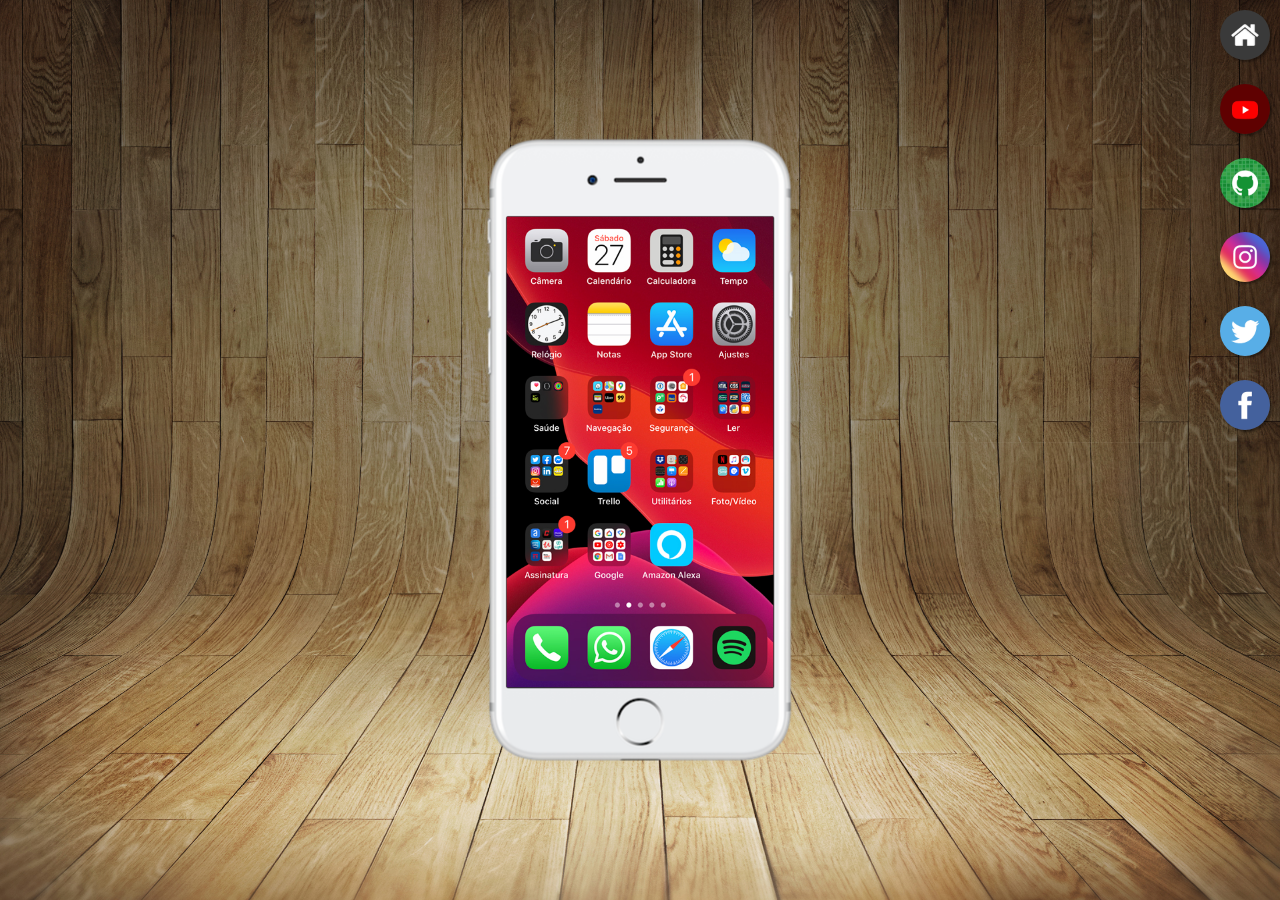
<file: index.html>
<!DOCTYPE html>
<html lang="pt-br">
<head>
    <meta charset="UTF-8">
    <meta name="viewport" content="width=device-width, initial-scale=1.0">
    <link rel="shortcut icon" href="favicon.ico" type="image/x-icon">
    <link rel="stylesheet" href="estilos/style.css">
    <title>Projeto Redes Sociais</title>
</head>
<body>
    <main>
        <section id="telefone">
            <iframe src="home.html" frameborder="0" name="tela" id="tela">Seu navegador não é compativel com isso.</iframe>
        </section>
        <section id="redes-sociais">
            <a href="home.html" target="tela"><img src="imagens/logo-home.jpg" alt="Home"></a><br>
            <a href="youtube.html" target="tela"><img src="imagens/logo-youtube.jpg" alt="Youtube"></a><br>
            <a href="github.html" target="tela"><img src="imagens/logo-github.jpg" alt="GitHub"></a><br>
            <a href="instagram.html" target="tela"><img src="imagens/logo-instagram.jpg" alt="Instagram"></a><br>
            <a href="twitter.html" target="tela"><img src="imagens/logo-twitter.jpg" alt="Twitter"></a><br>
            <a href="Facebook.html" target="tela"><img src="imagens/logo-facebook.jpg" alt="Facebook"></a><br>
        </section>
    </main>
</body>
</html>
</file>
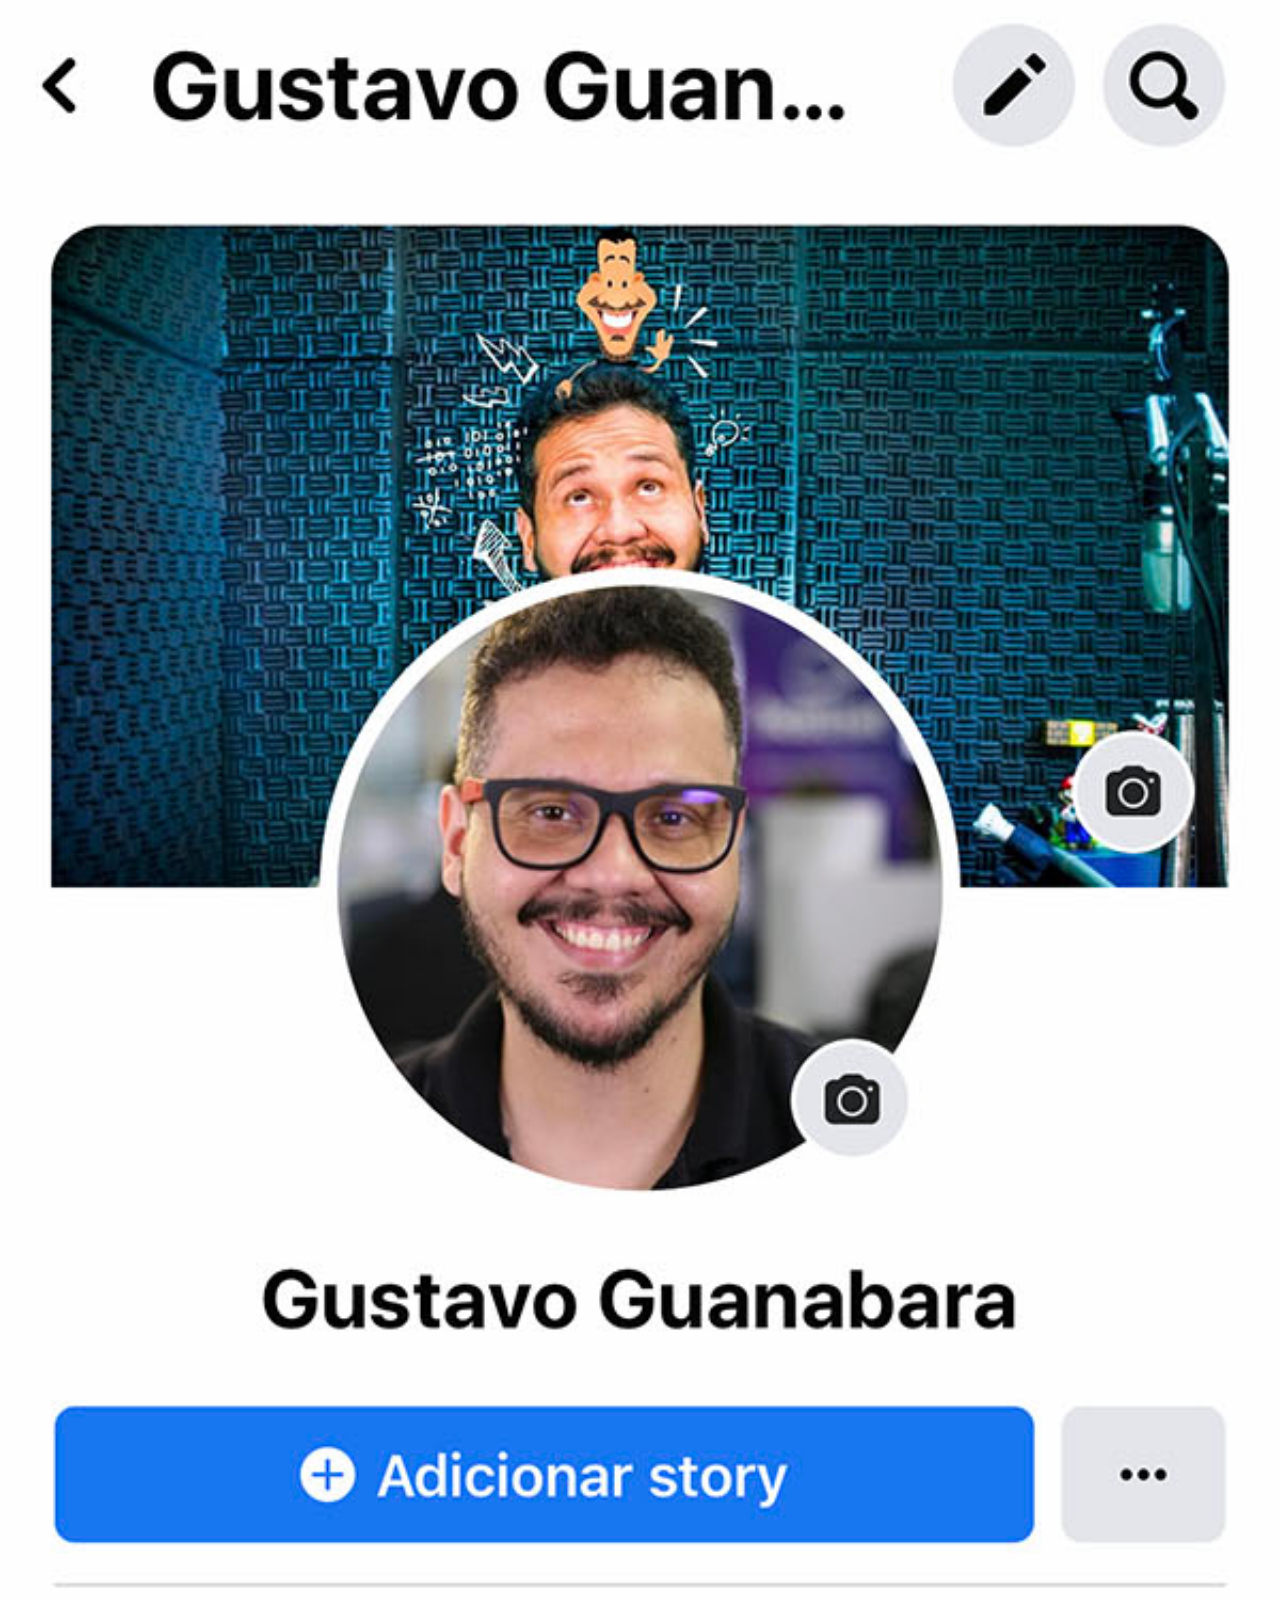
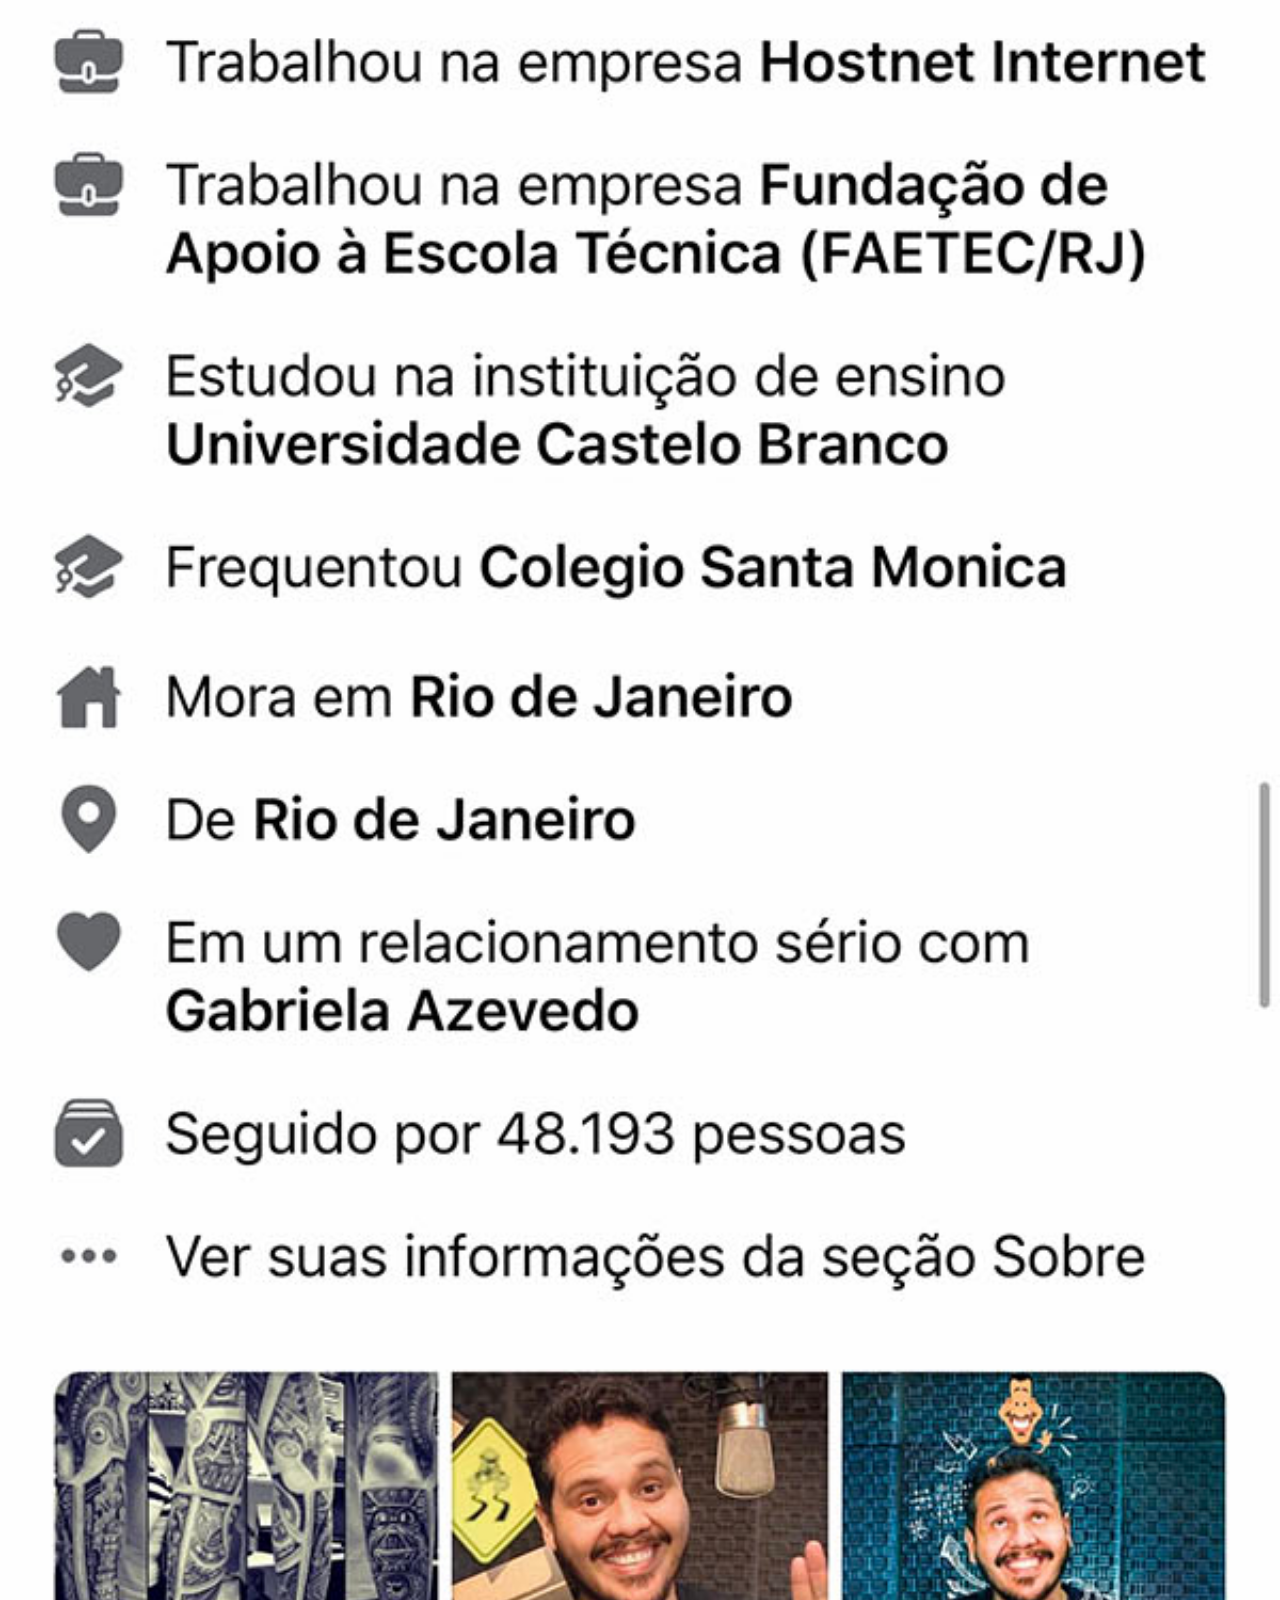
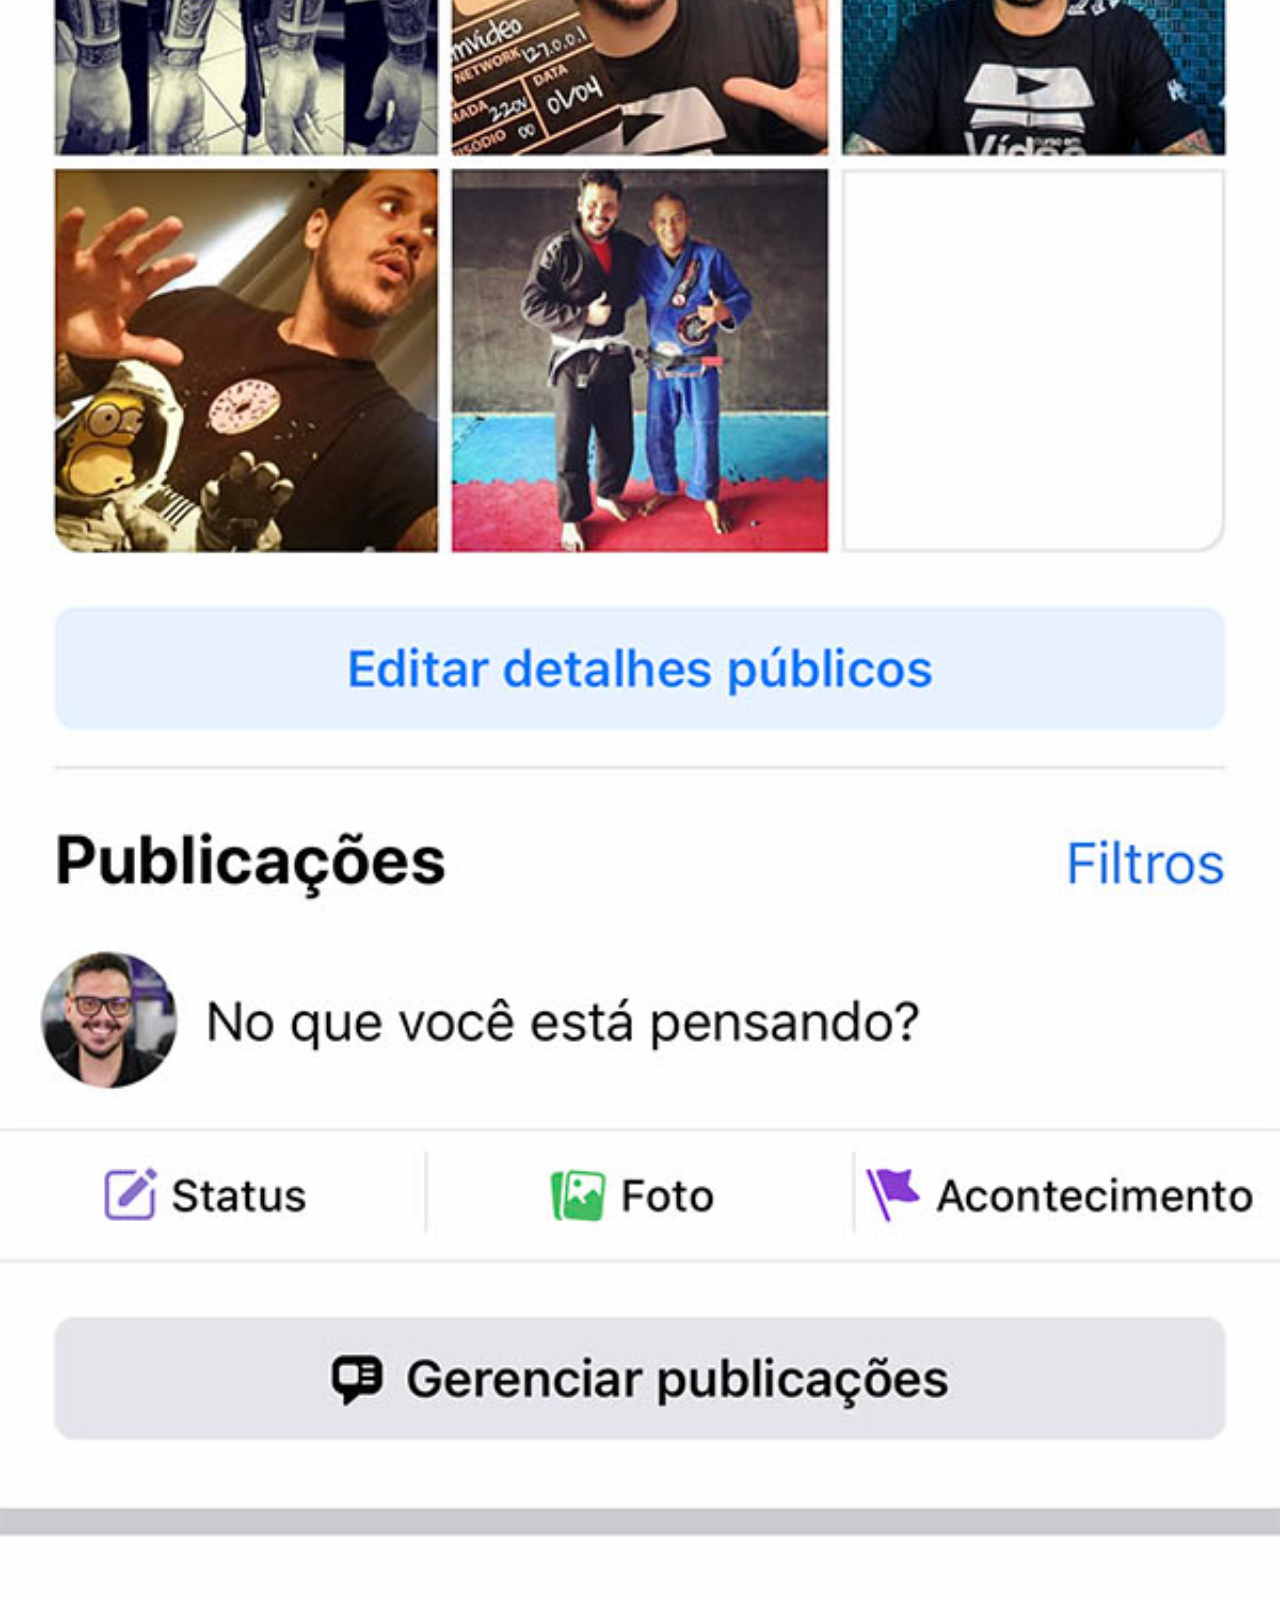
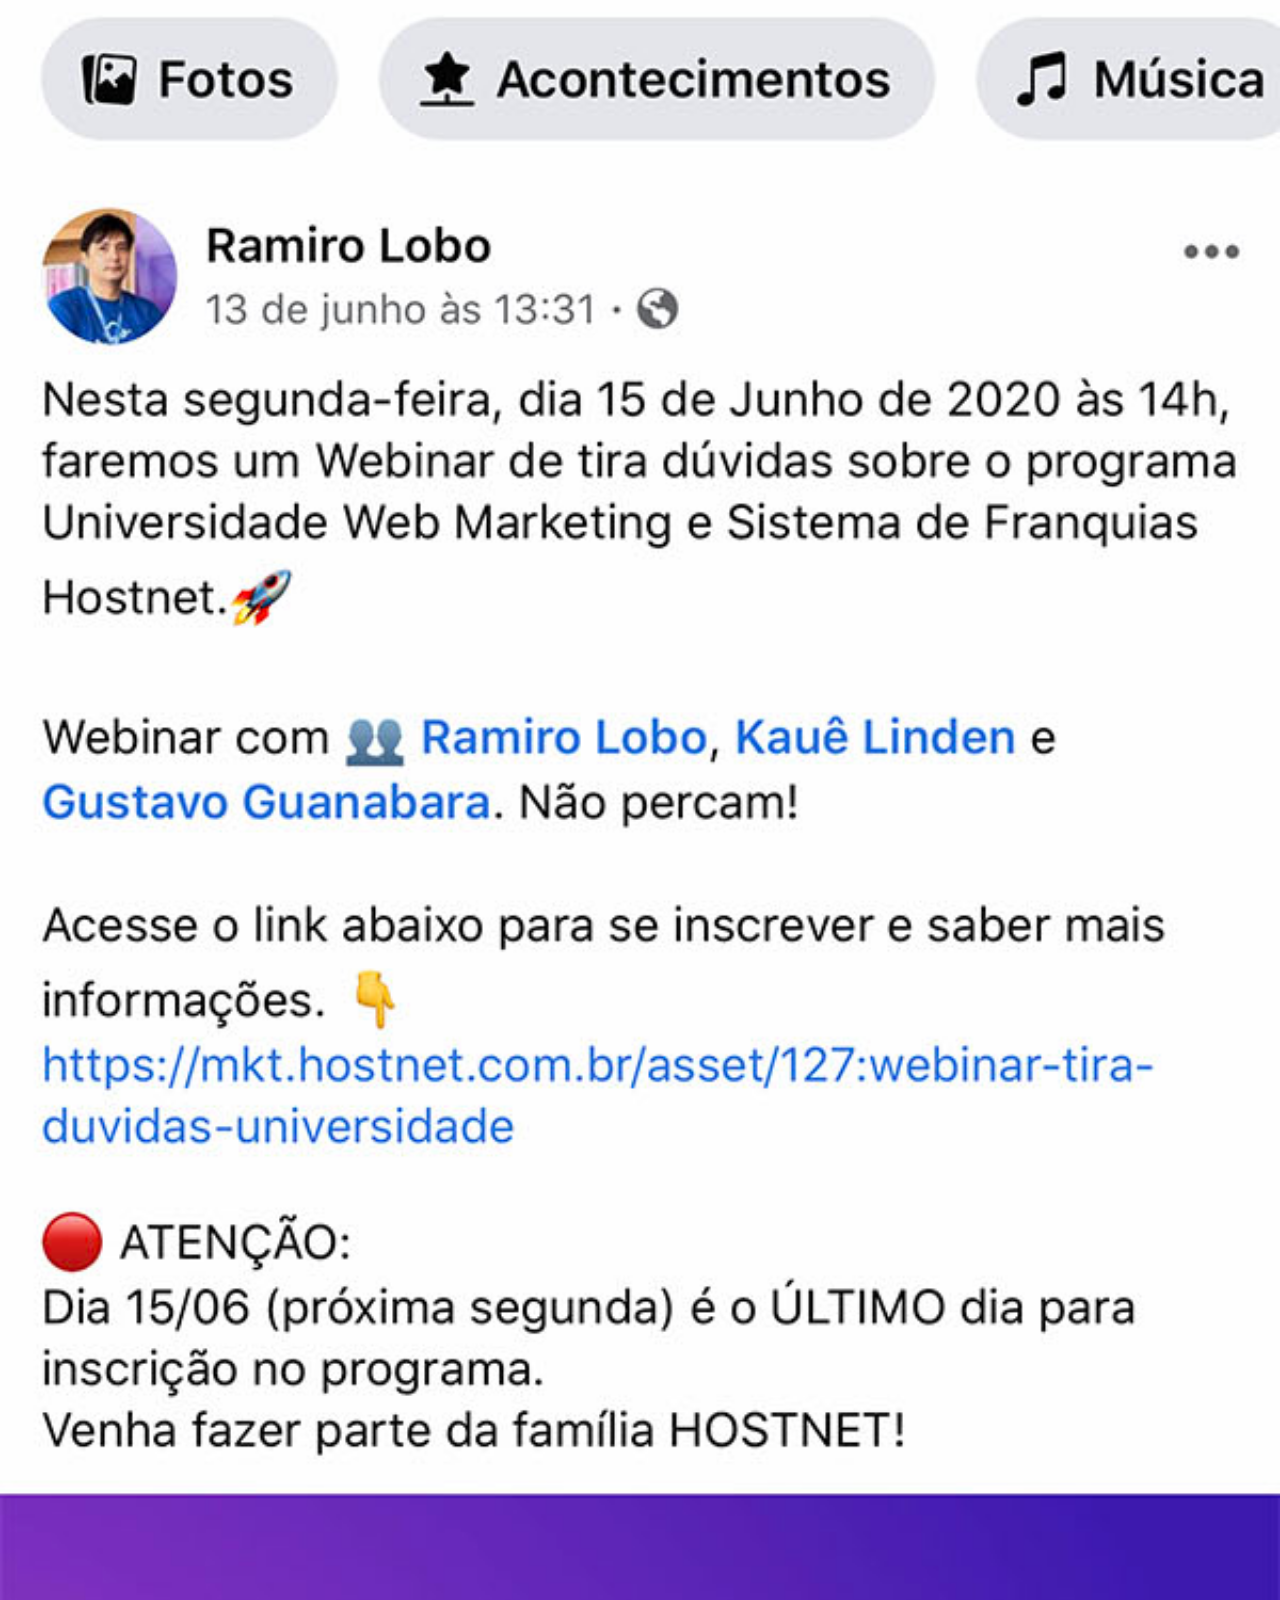
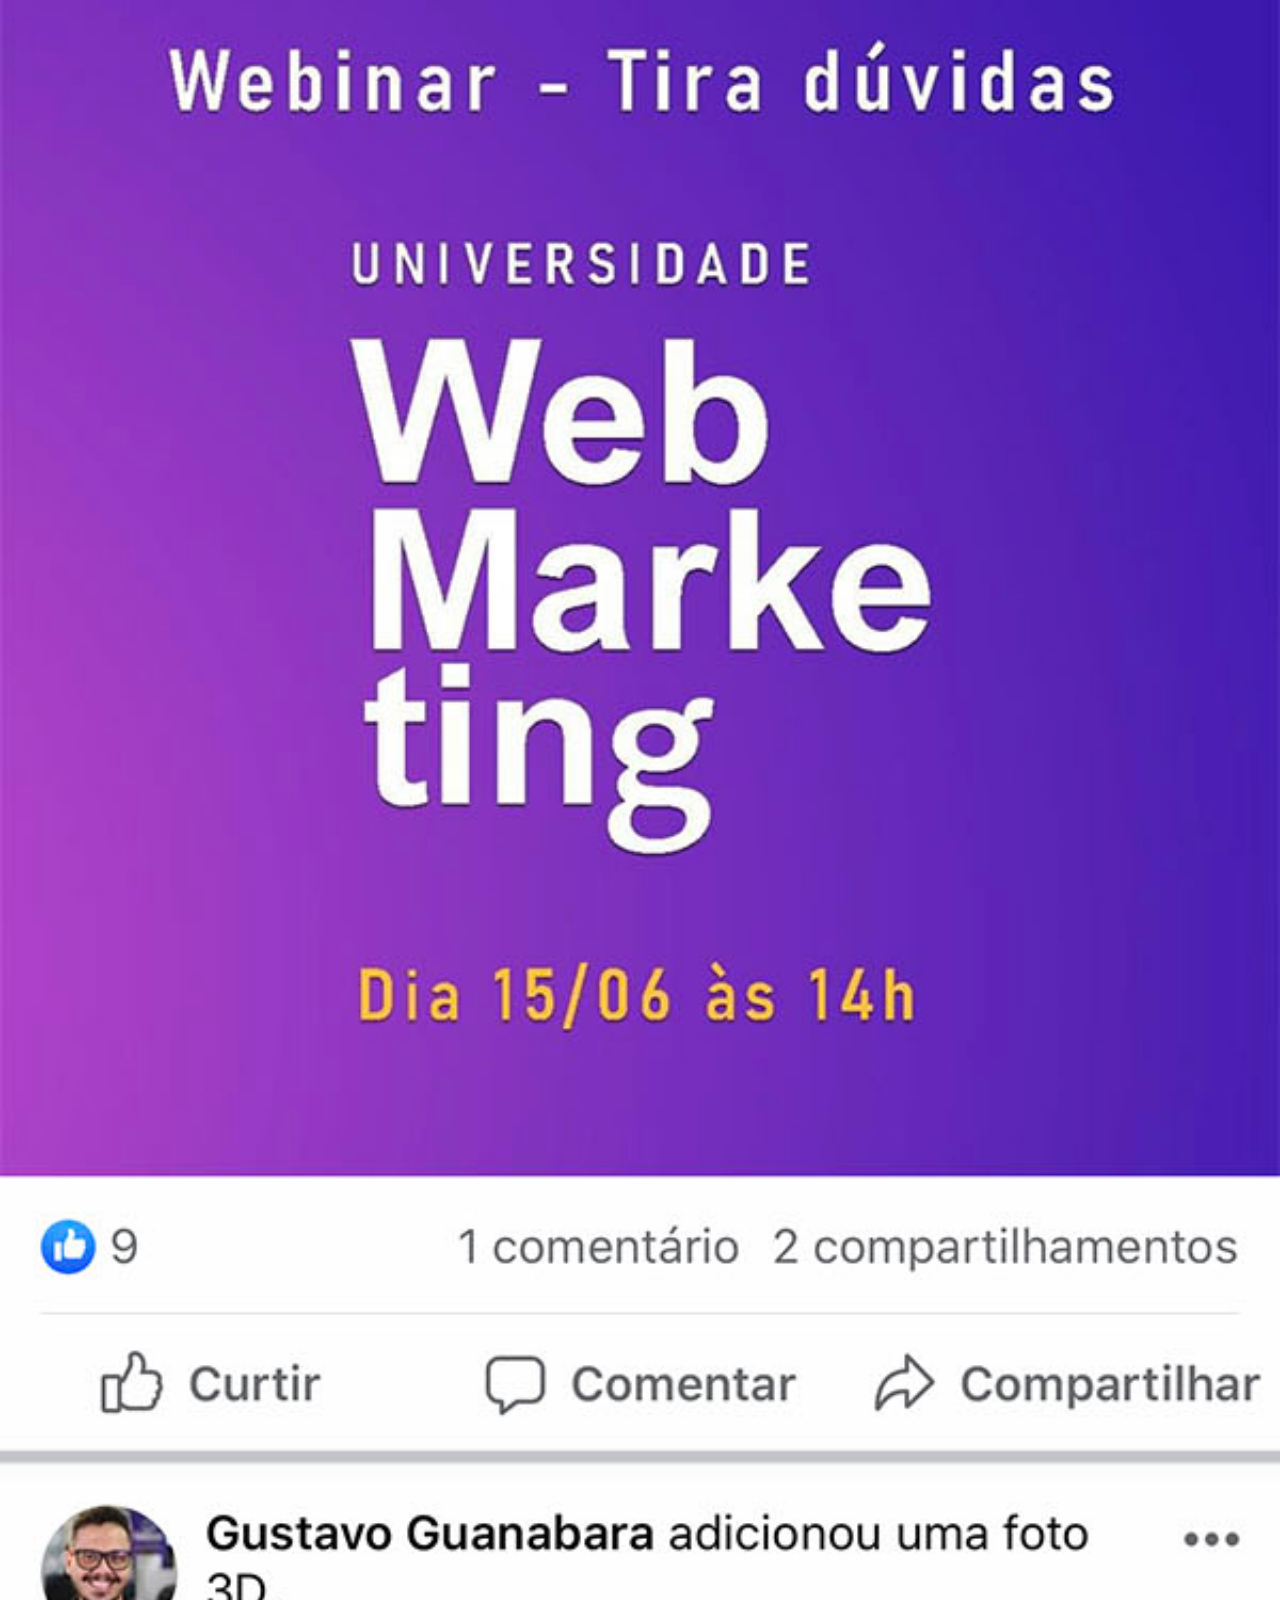
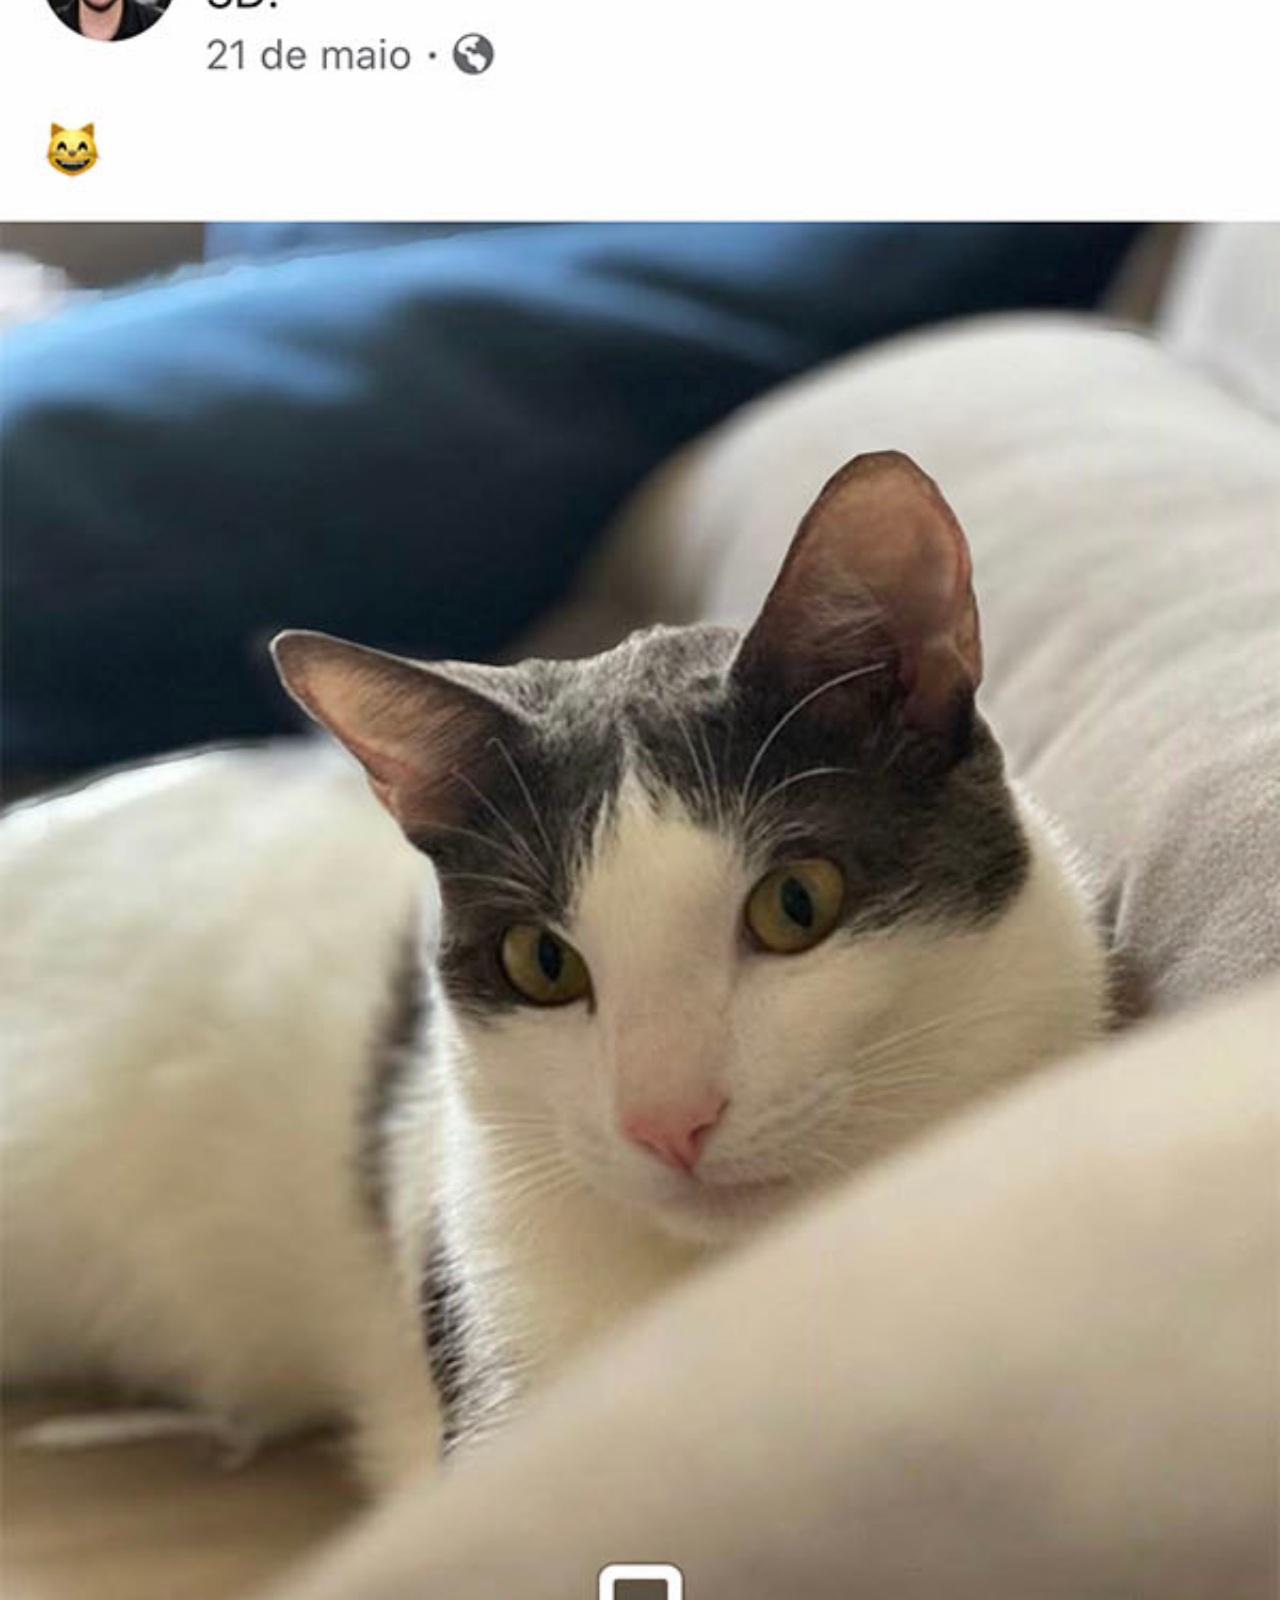
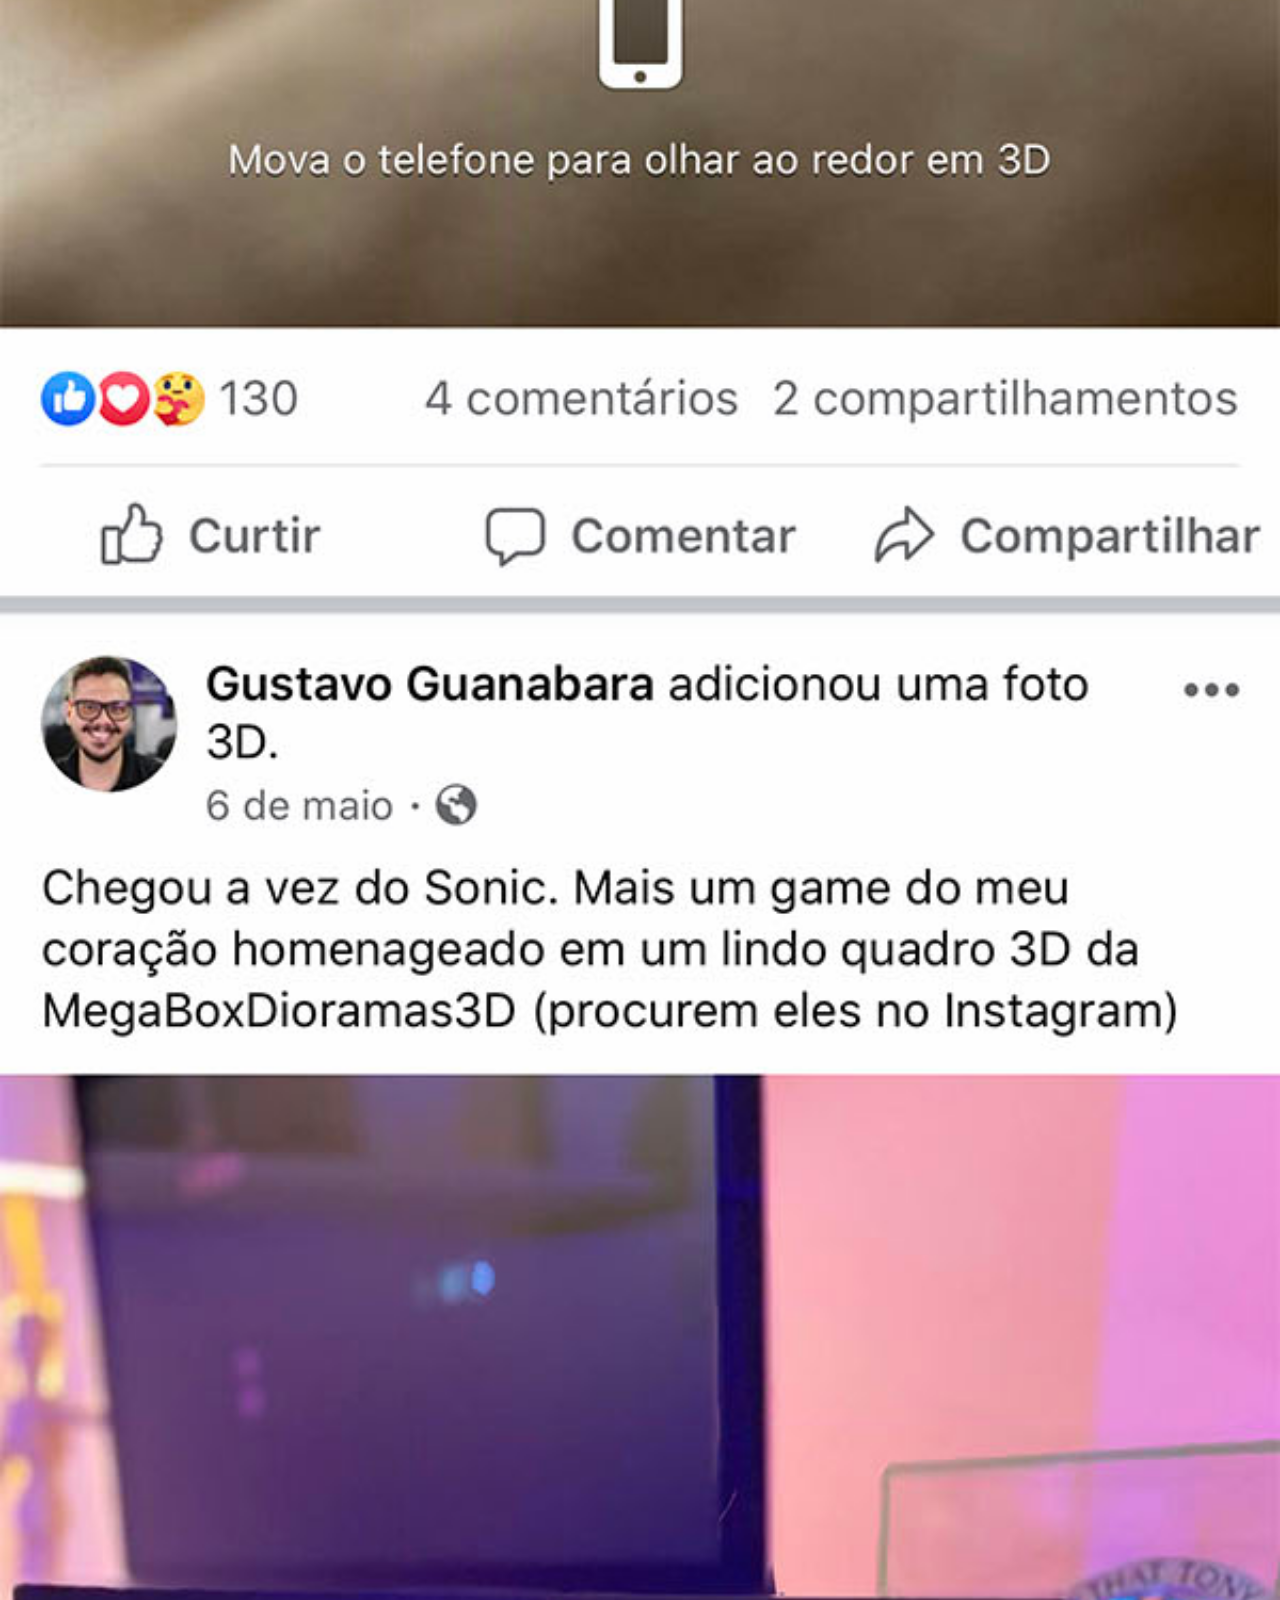
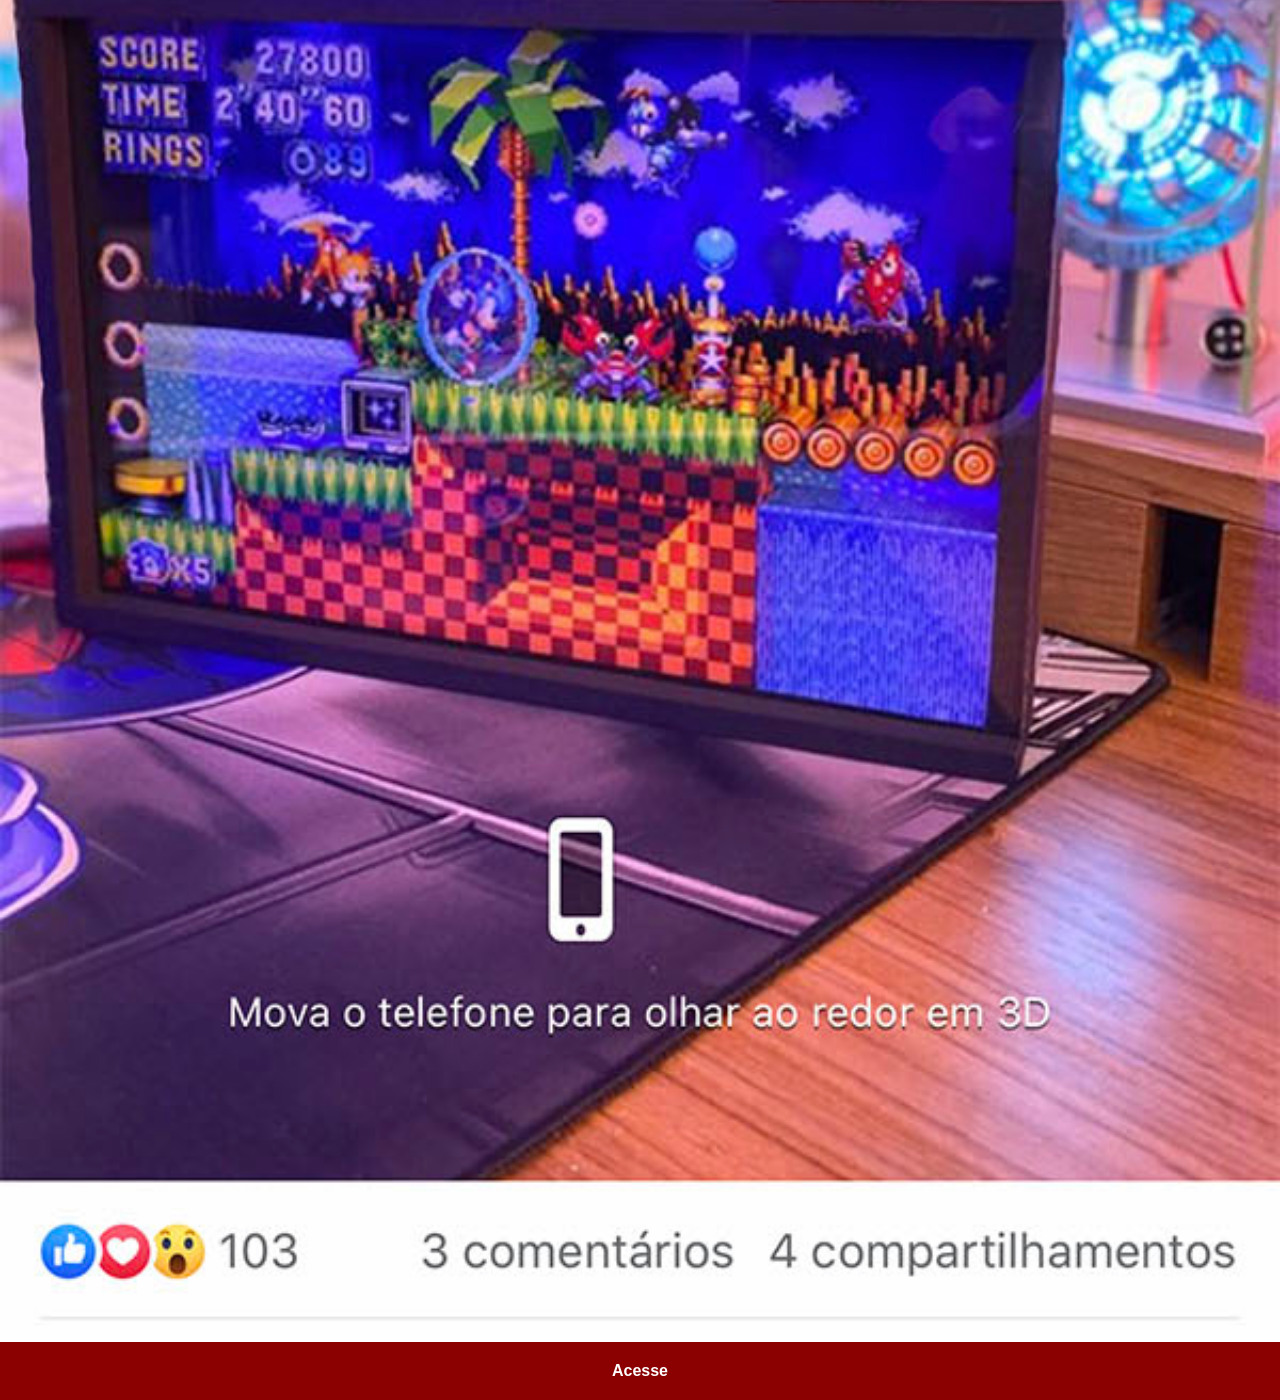
<file: Facebook.html>
<!DOCTYPE html>
<html lang="pt-br">
<head>
    <meta charset="UTF-8">
    <meta name="viewport" content="width=device-width, initial-scale=1.0">
    <title>Facebook</title>
    <link rel="stylesheet" href="estilos/social.css">
</head>
<body>
    <img src="imagens/tela-facebook.jpg" alt="">
    <a href="https://www.facebook.com/" target="_blank">Acesse</a>
</body>
</html>
</file>
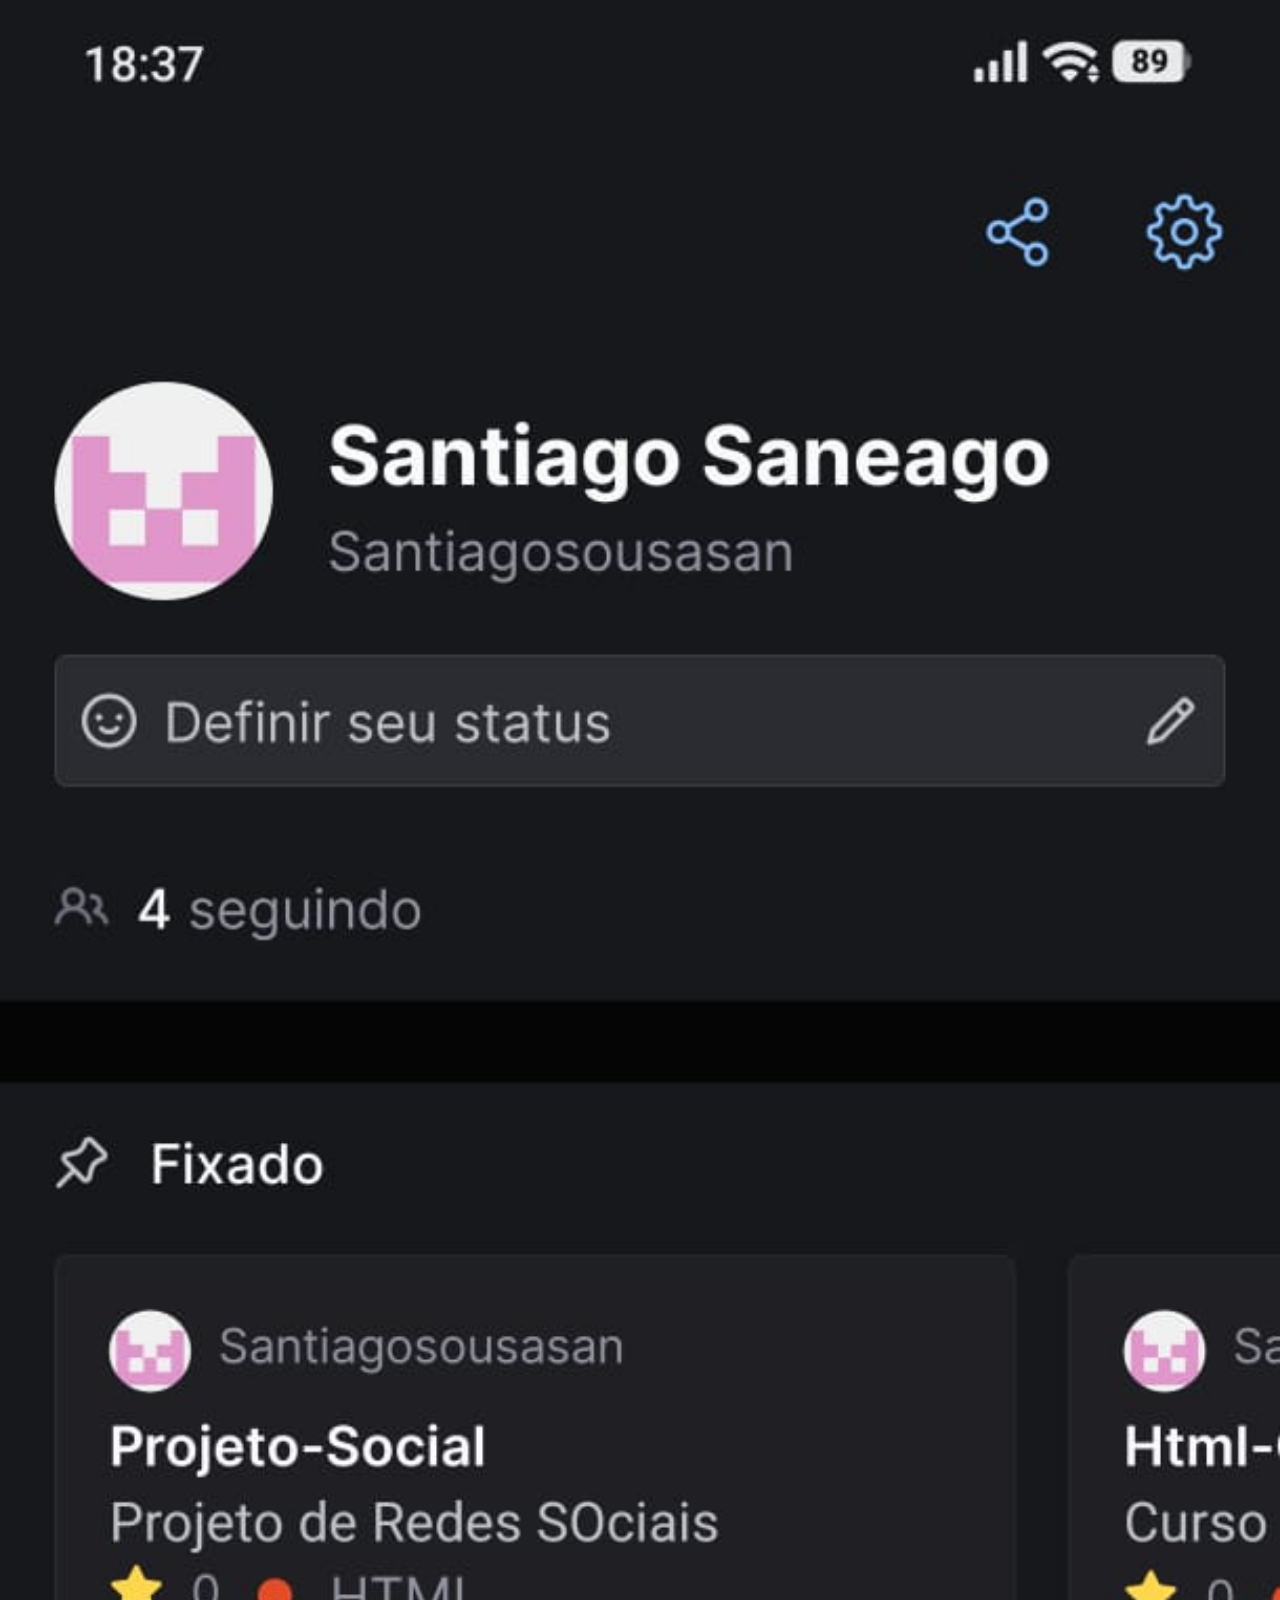
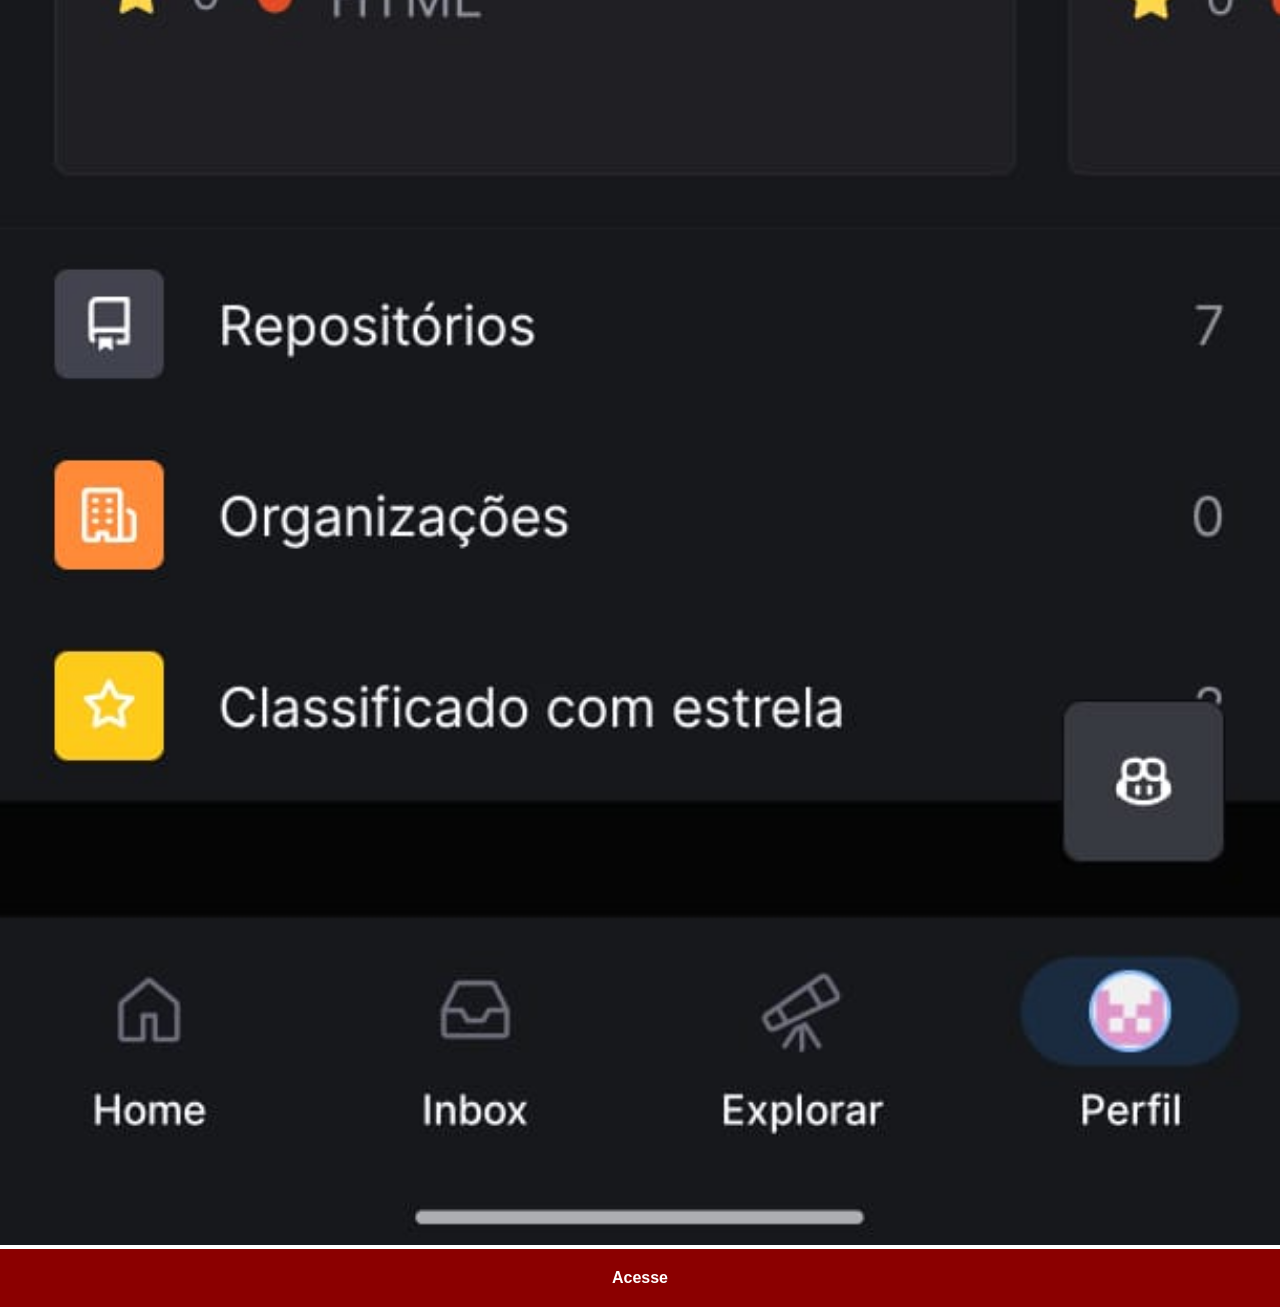
<file: Github.html>
<!DOCTYPE html>
<html lang="pt-br">
<head>
    <meta charset="UTF-8">
    <meta name="viewport" content="width=device-width, initial-scale=1.0">
    <title>Github</title>
    <link rel="stylesheet" href="estilos/social.css">
</head>
<body>
    <img src="imagens/tela2-github.jpeg" alt="Github">
    <a href="https://github.com/" target="_blank">Acesse</a>
</body>
</html>
</file>
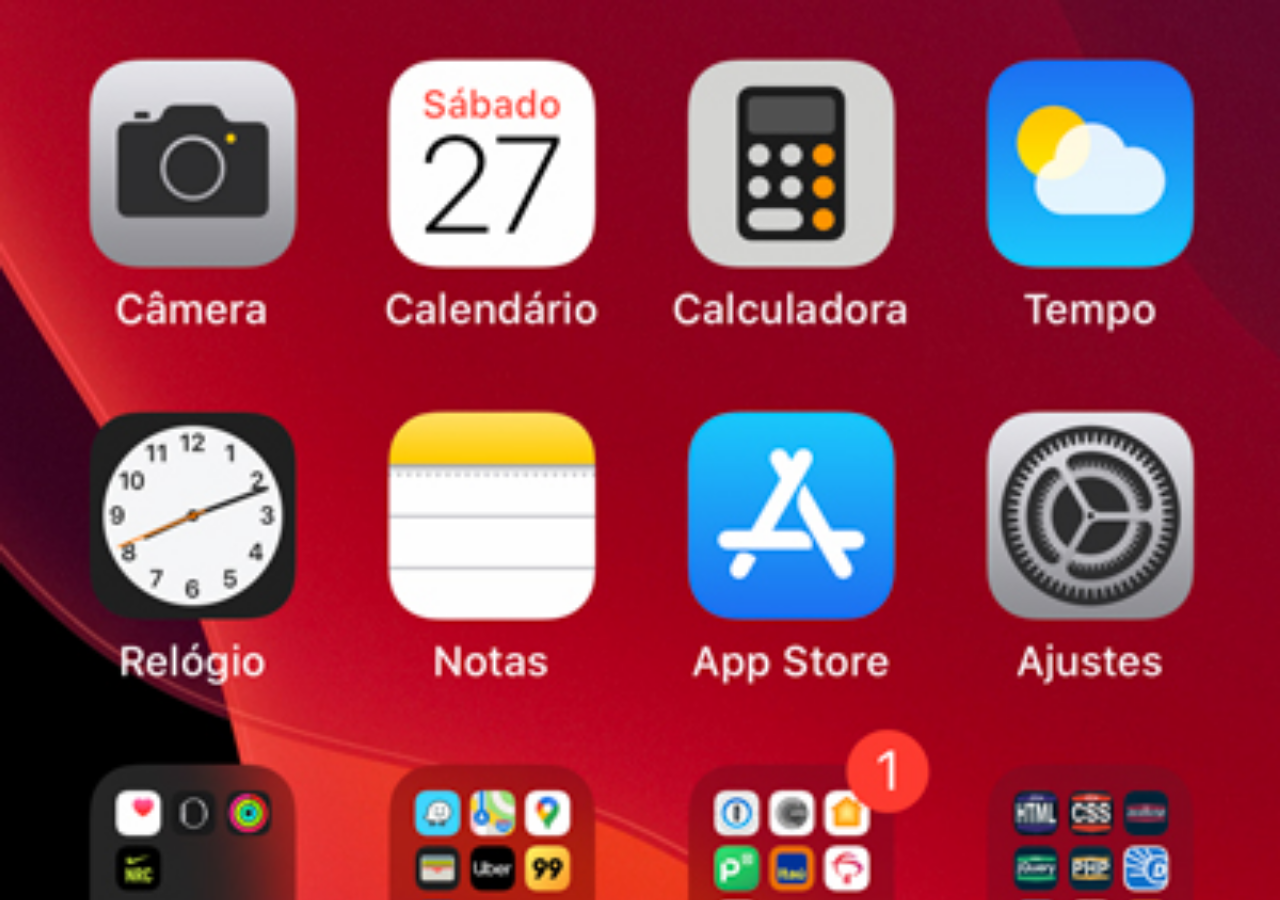
<file: home.html>
<!DOCTYPE html>
<html lang="pt-br">
<head>
    <meta charset="UTF-8">
    <meta name="viewport" content="width=device-width, initial-scale=1.0">
    <title>Home</title>
    <style>

        * {
            margin: 0px;
            padding: 0px;
        }

        body {
            width: 100vw;
            height: 100vh;
            background: black url('imagens/tela-home.jpg') no-repeat top center;
            background-size: cover;
        }
    </style>
</head>
<body>
    
</body>
</html>
</file>
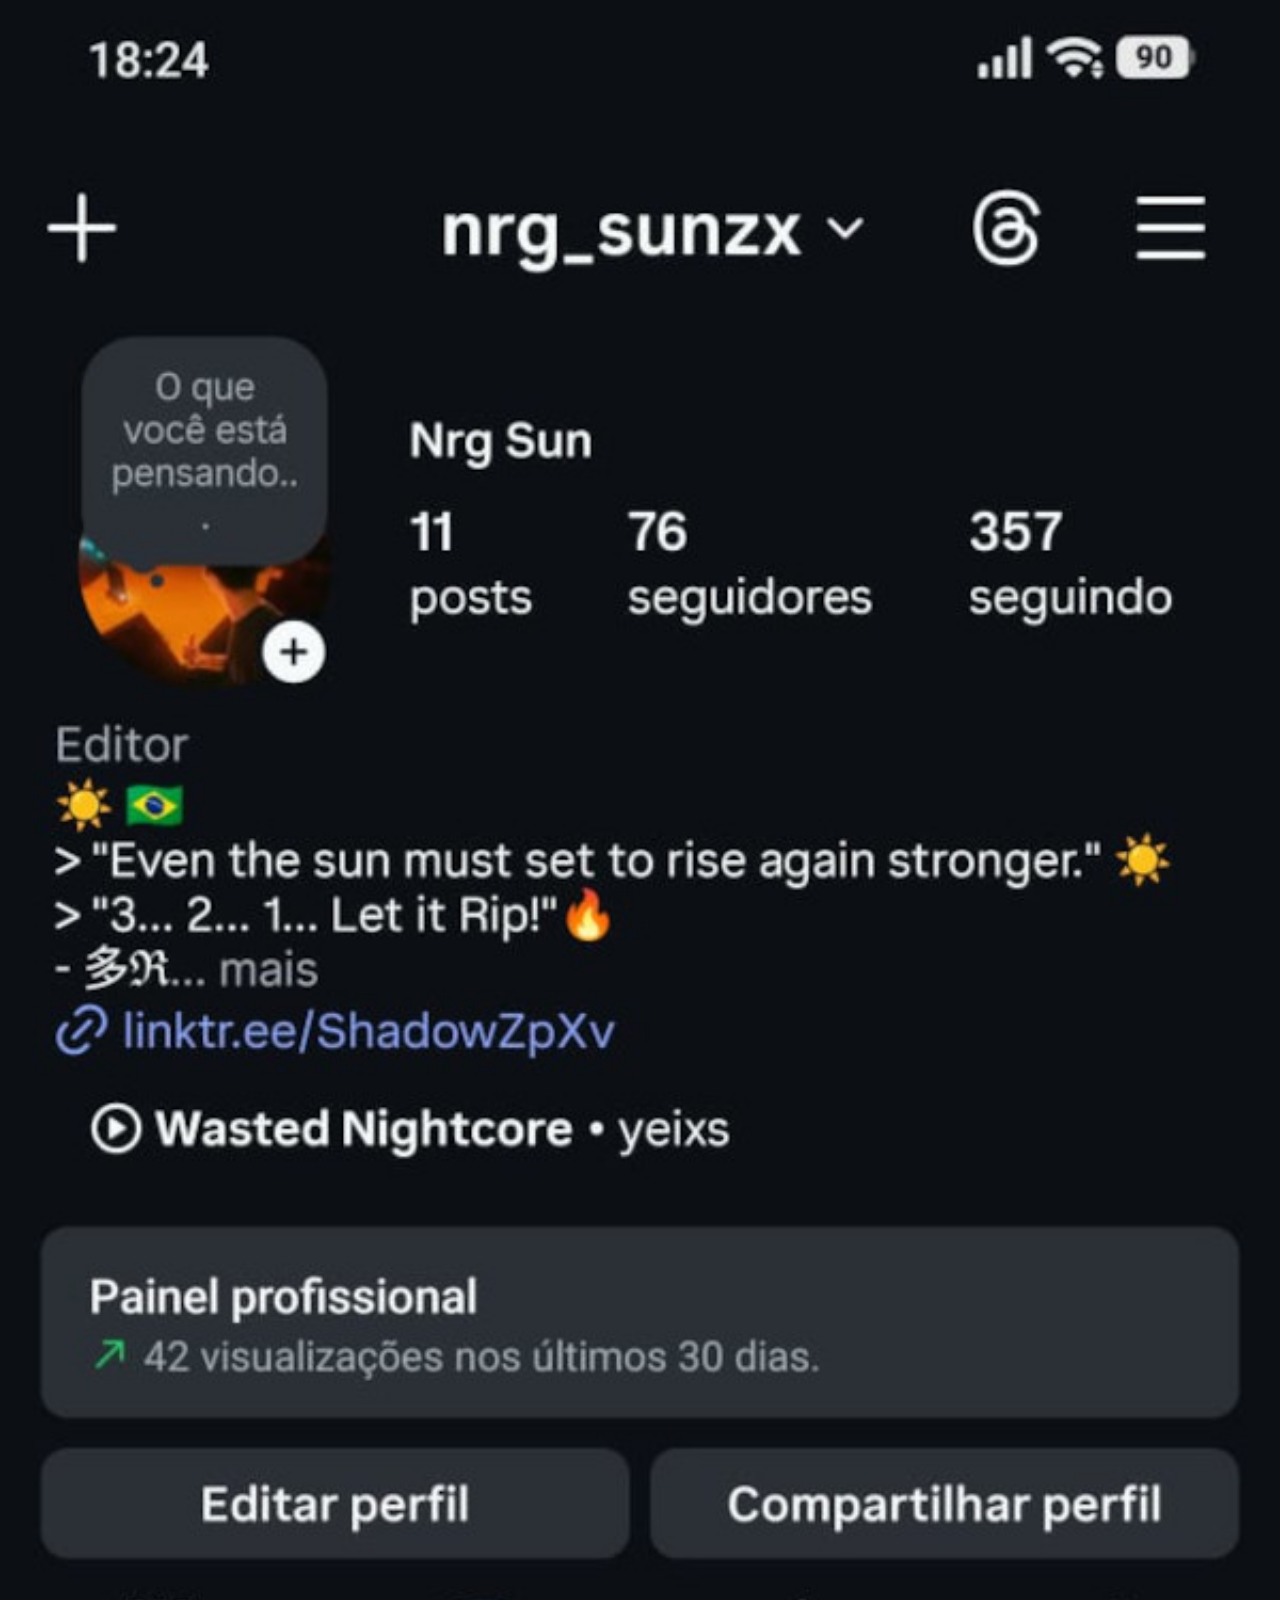
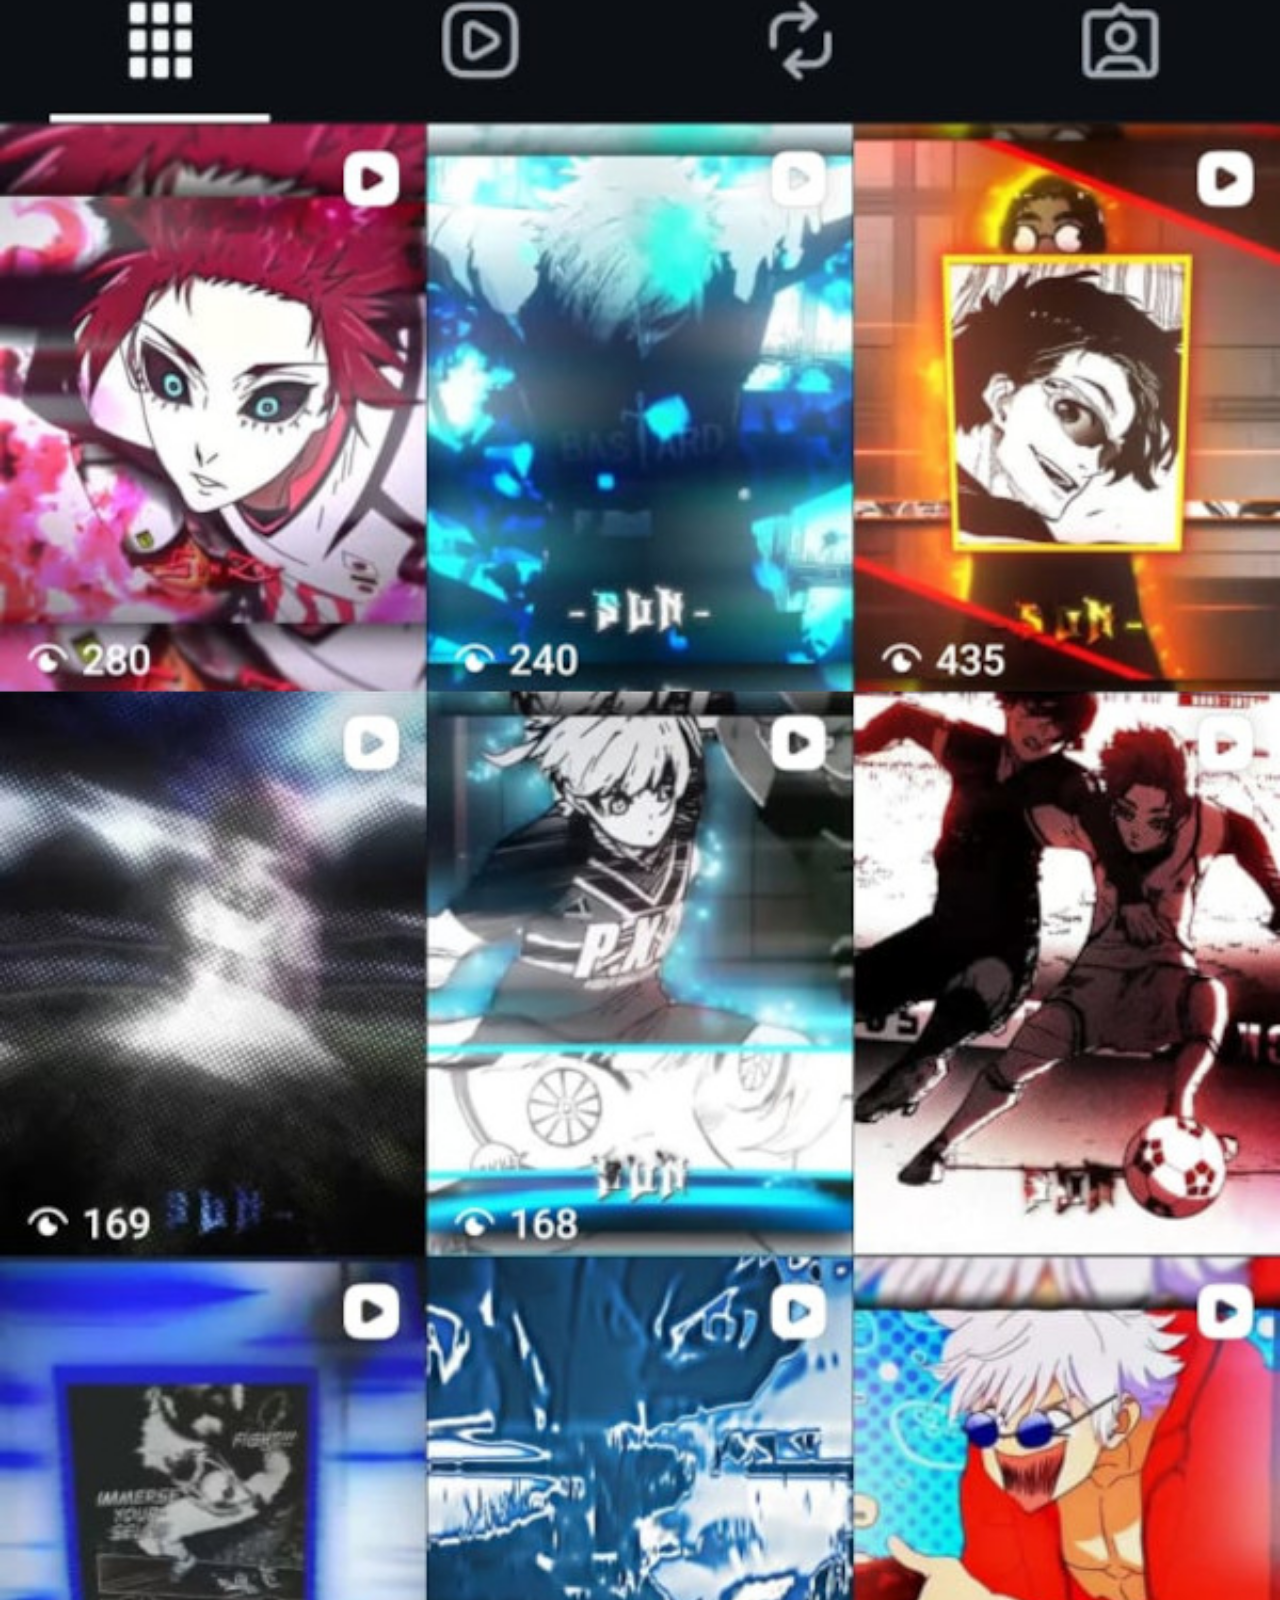
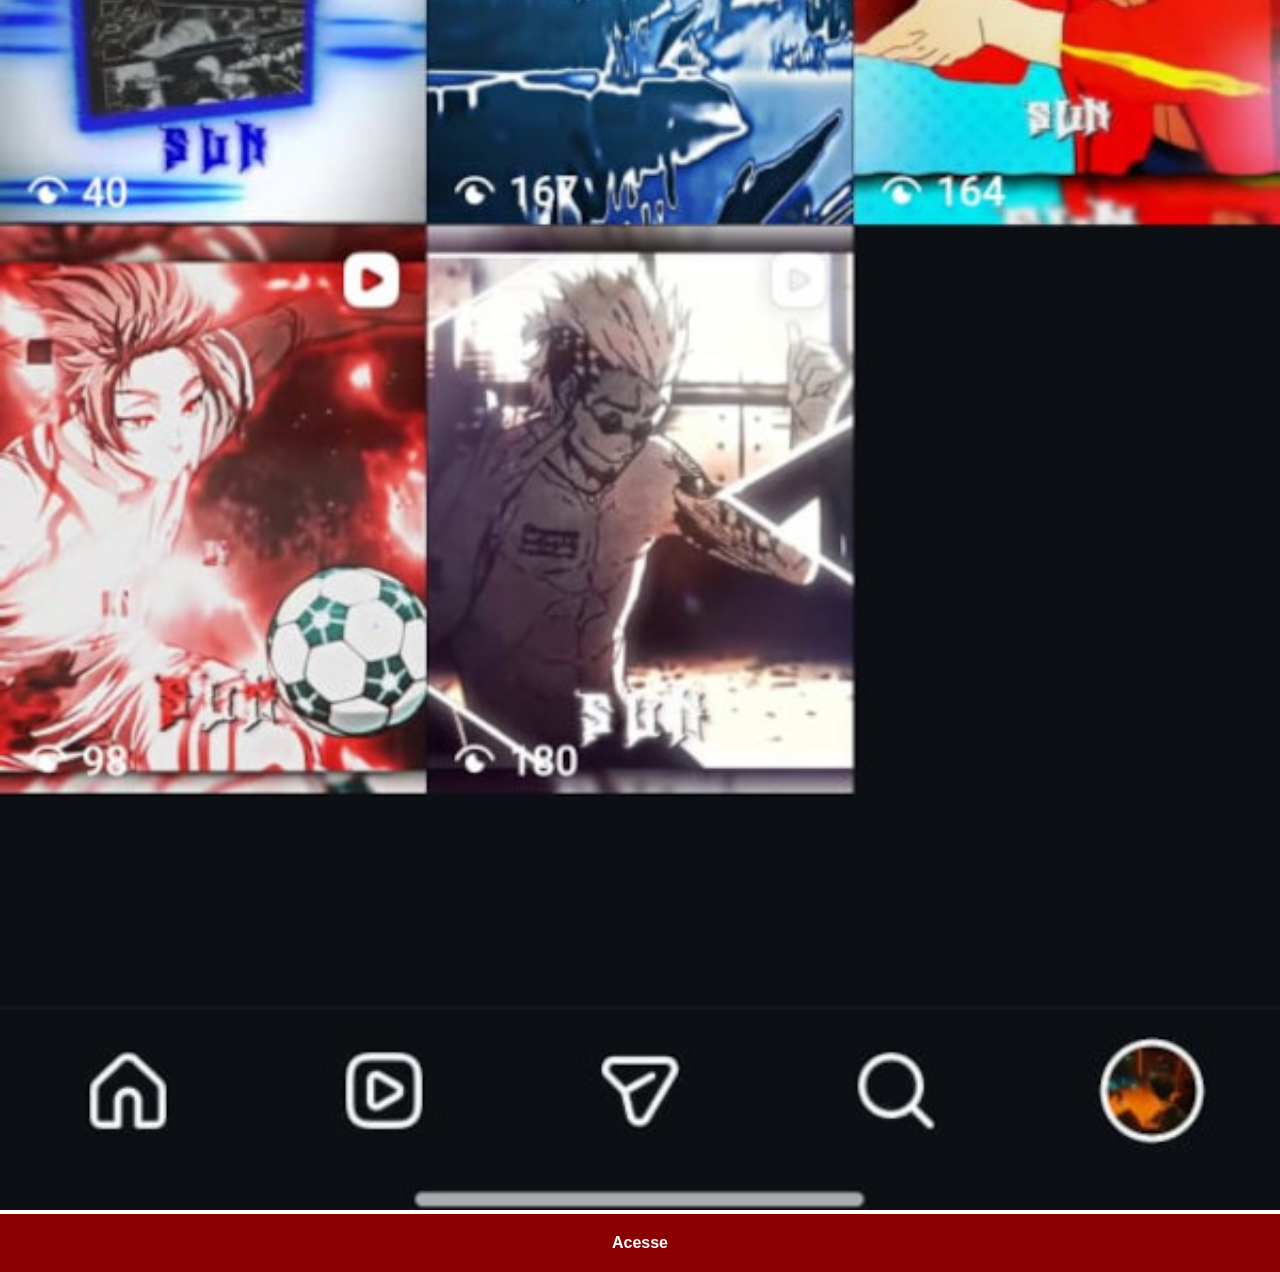
<file: instagram.html>
<!DOCTYPE html>
<html lang="pt-br">
<head>
    <meta charset="UTF-8">
    <meta name="viewport" content="width=device-width, initial-scale=1.0">
    <title>Instagram</title>
    <link rel="stylesheet" href="estilos/social.css">
</head>
<body>
    <img src="imagens/tela2-instagram.jpg" alt="Instagram">
    <a href="https://www.instagram.com/" target="_blank">Acesse</a>
</body>
</html>
</file>
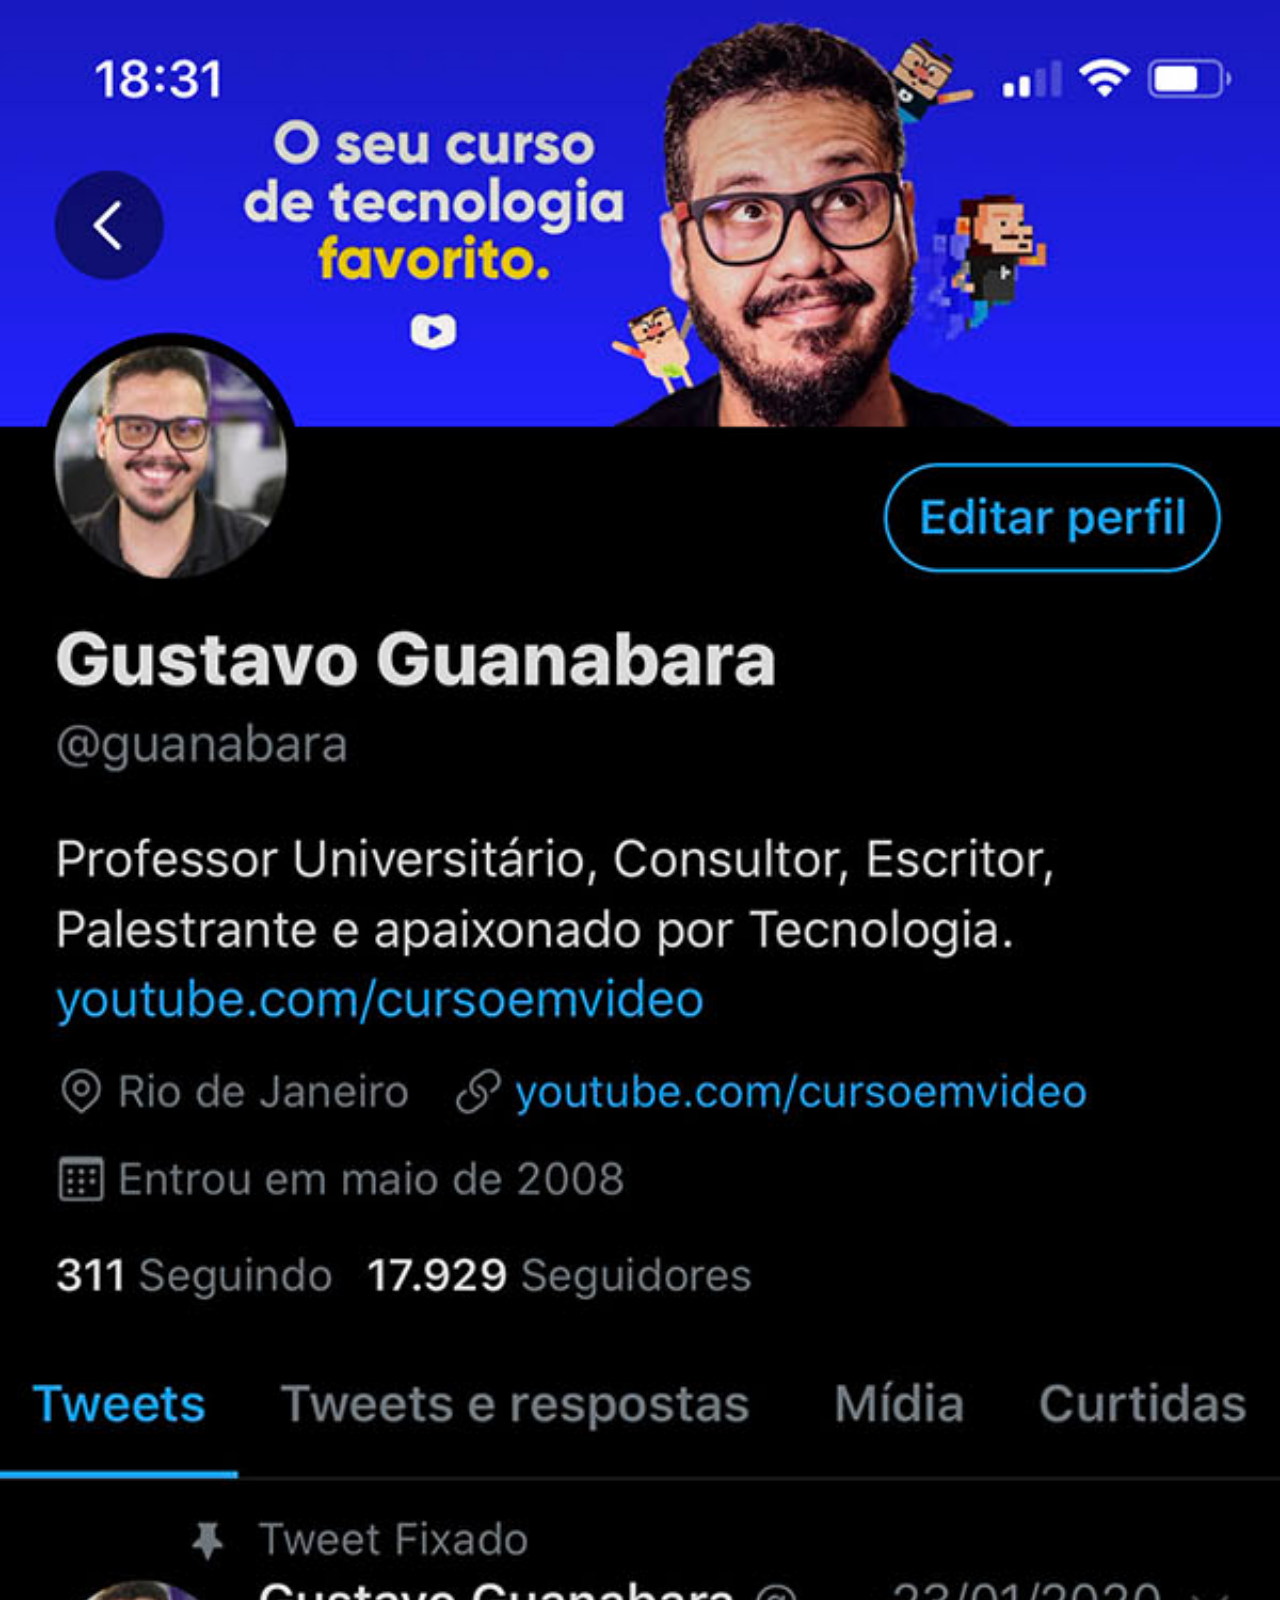
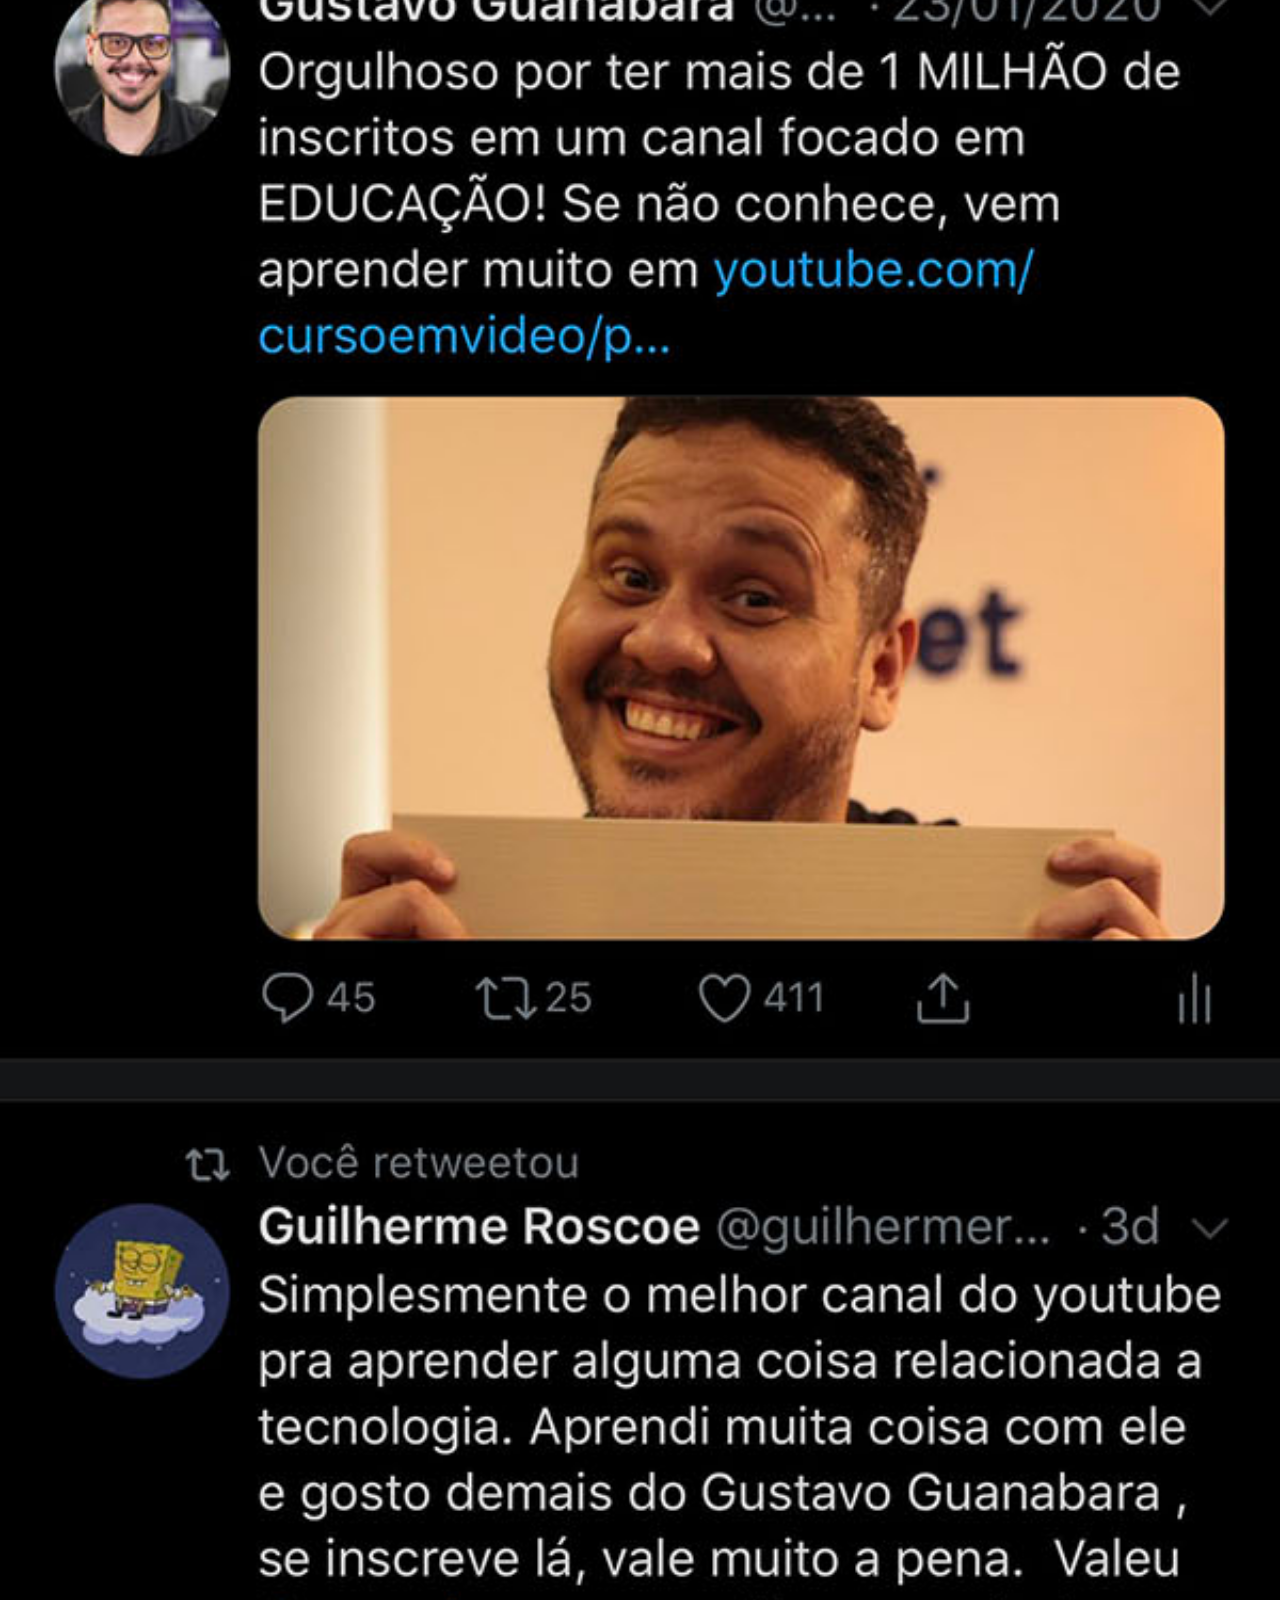
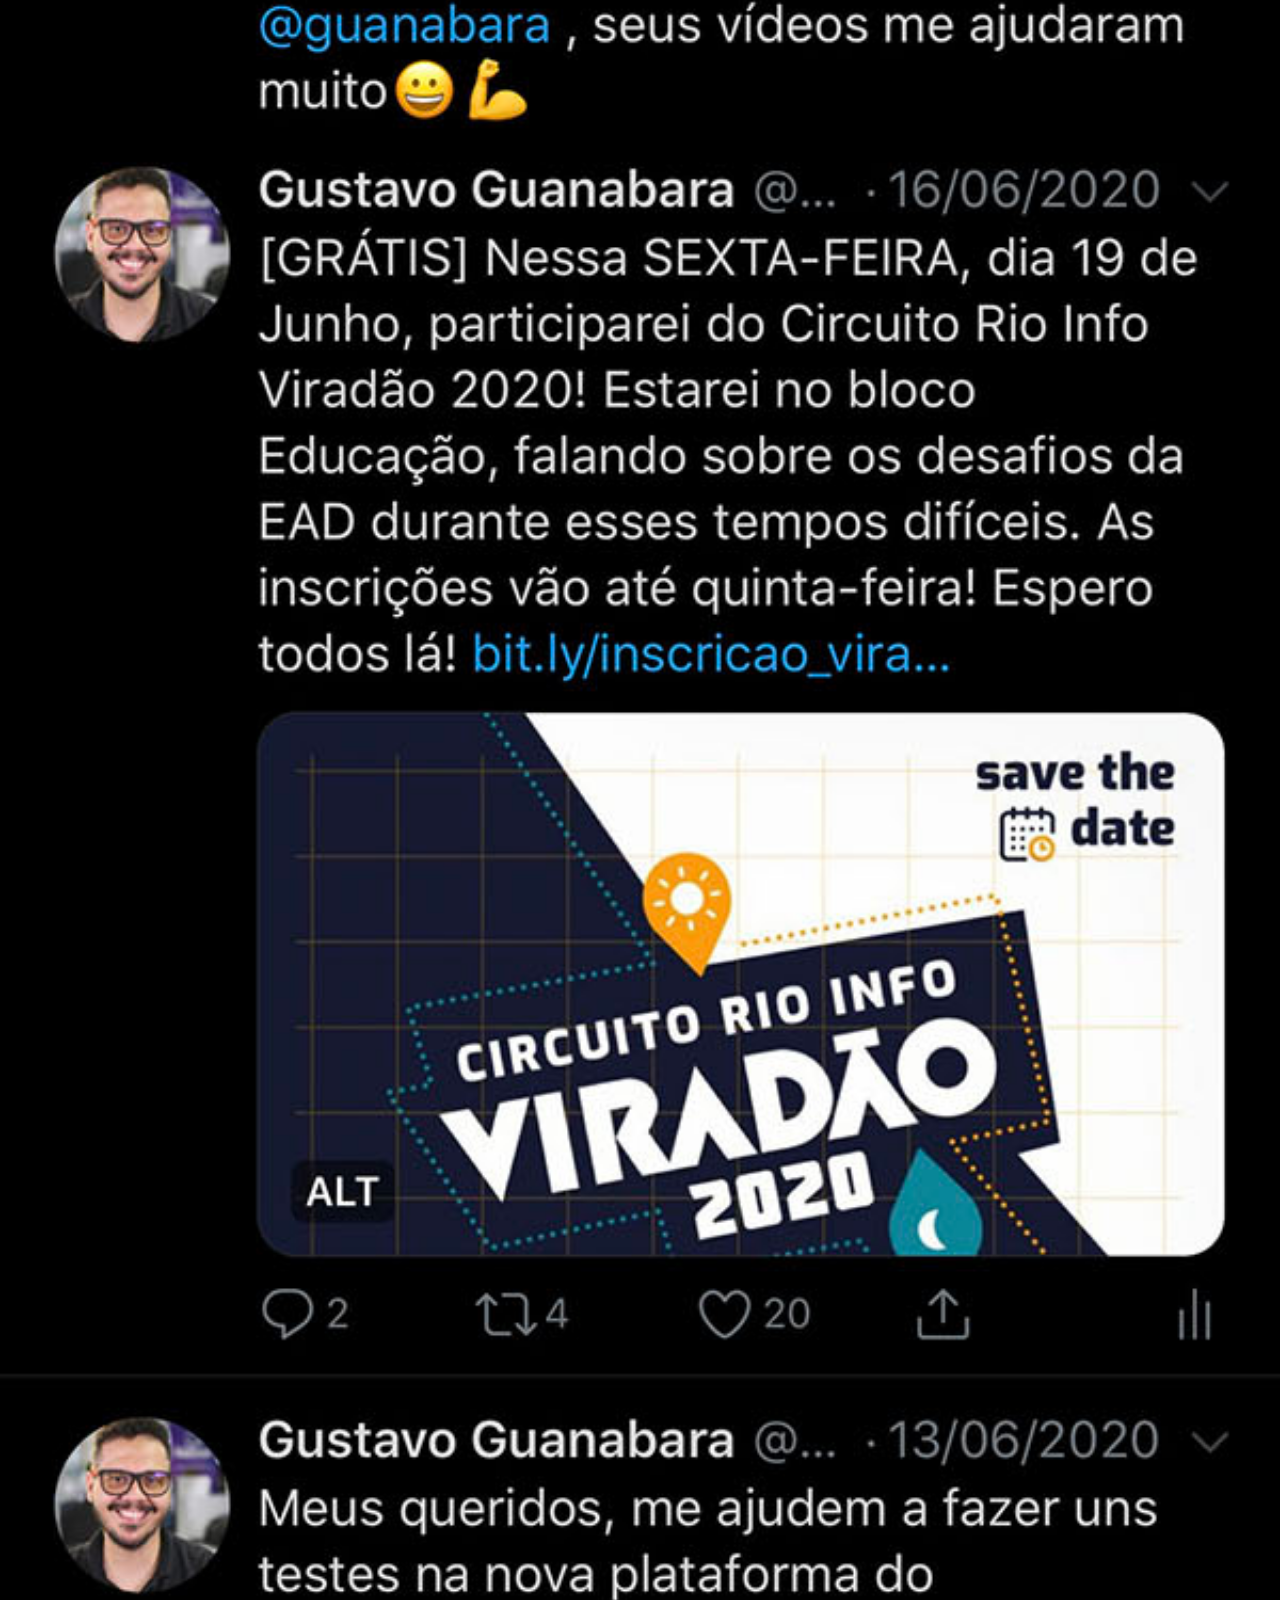
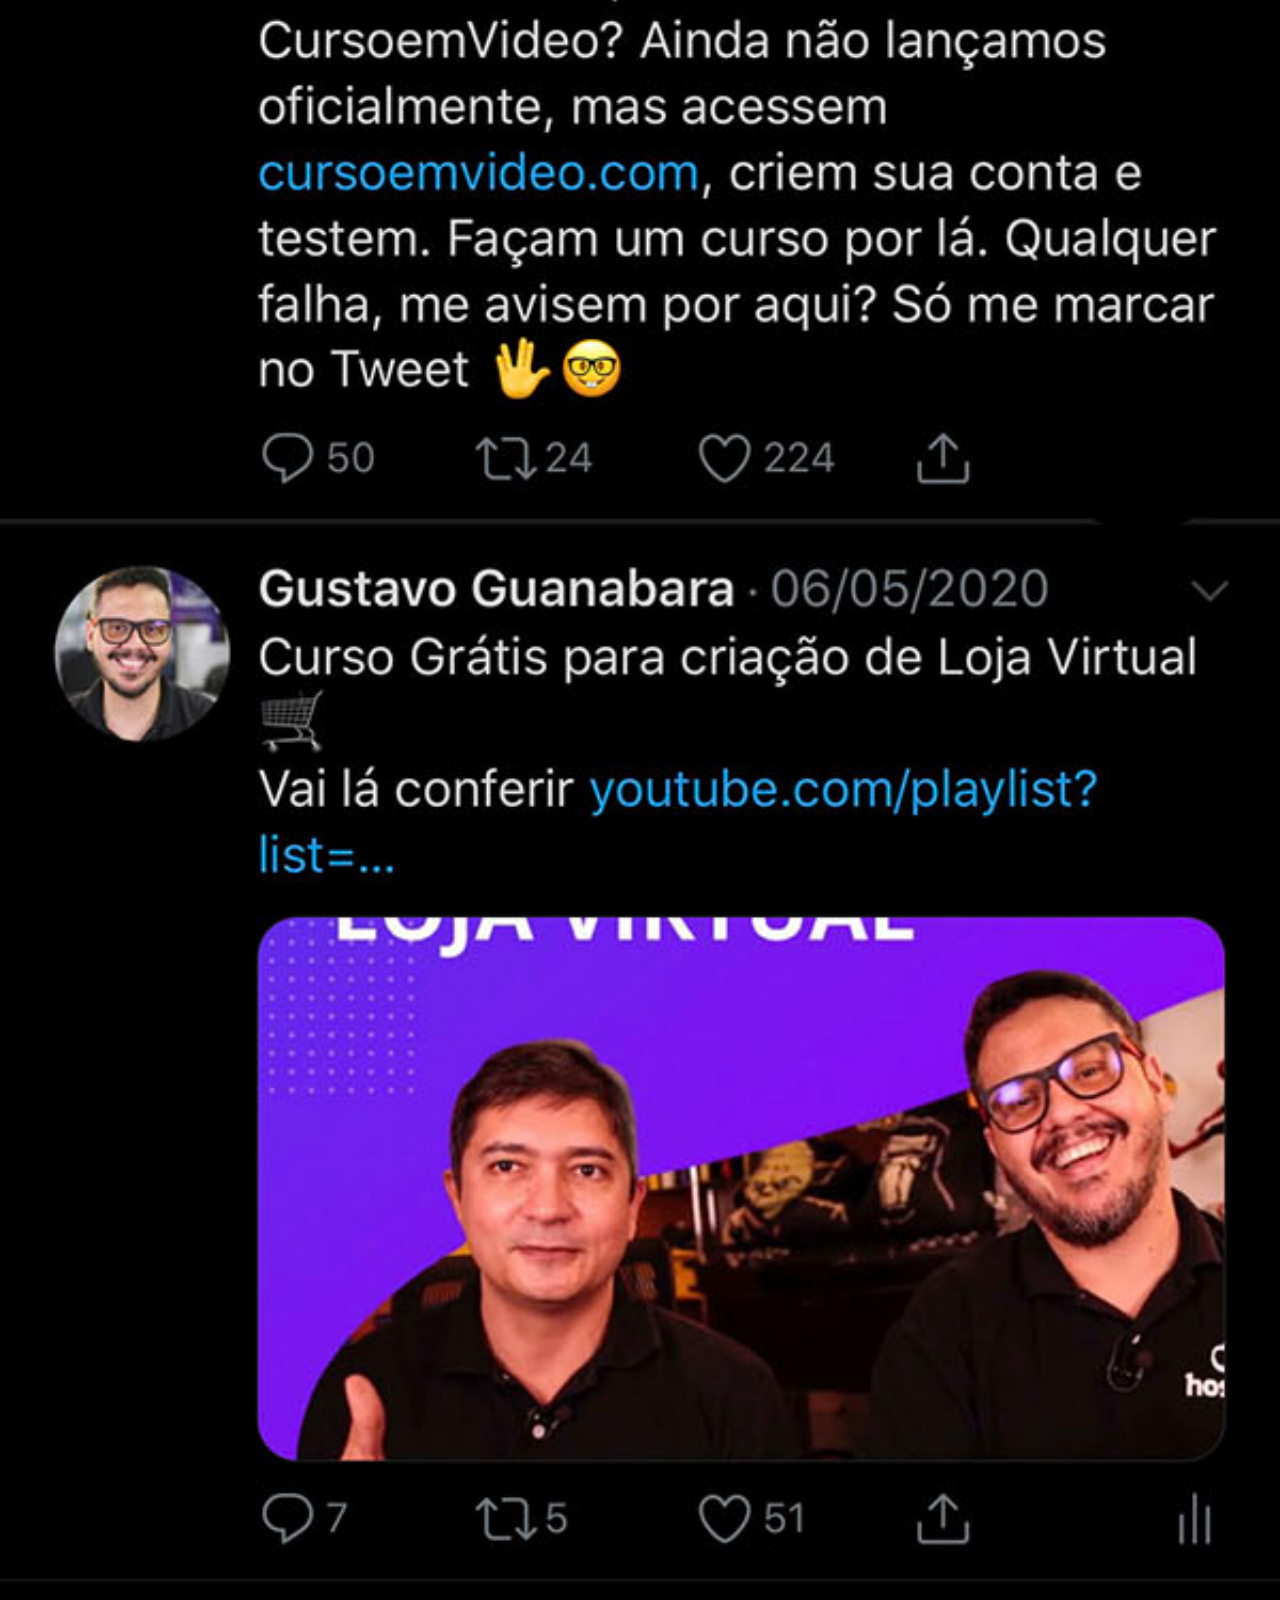
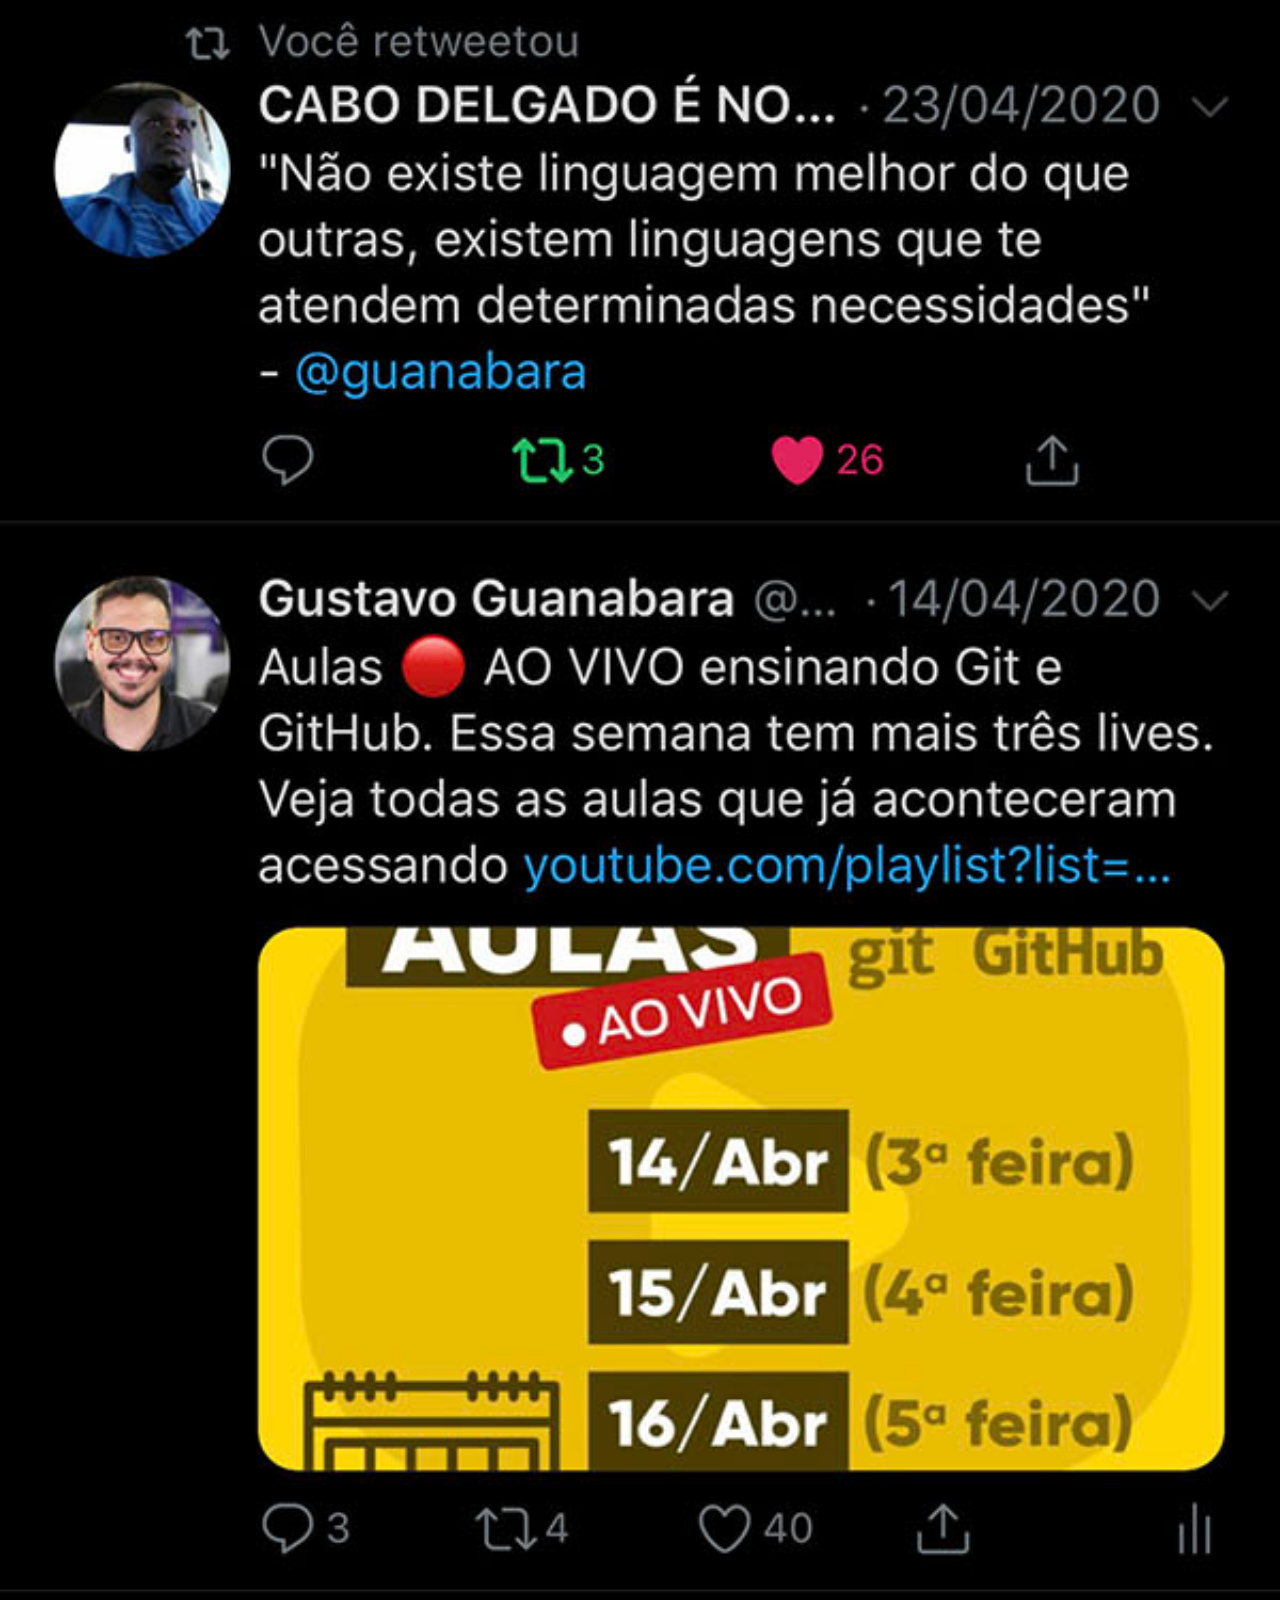
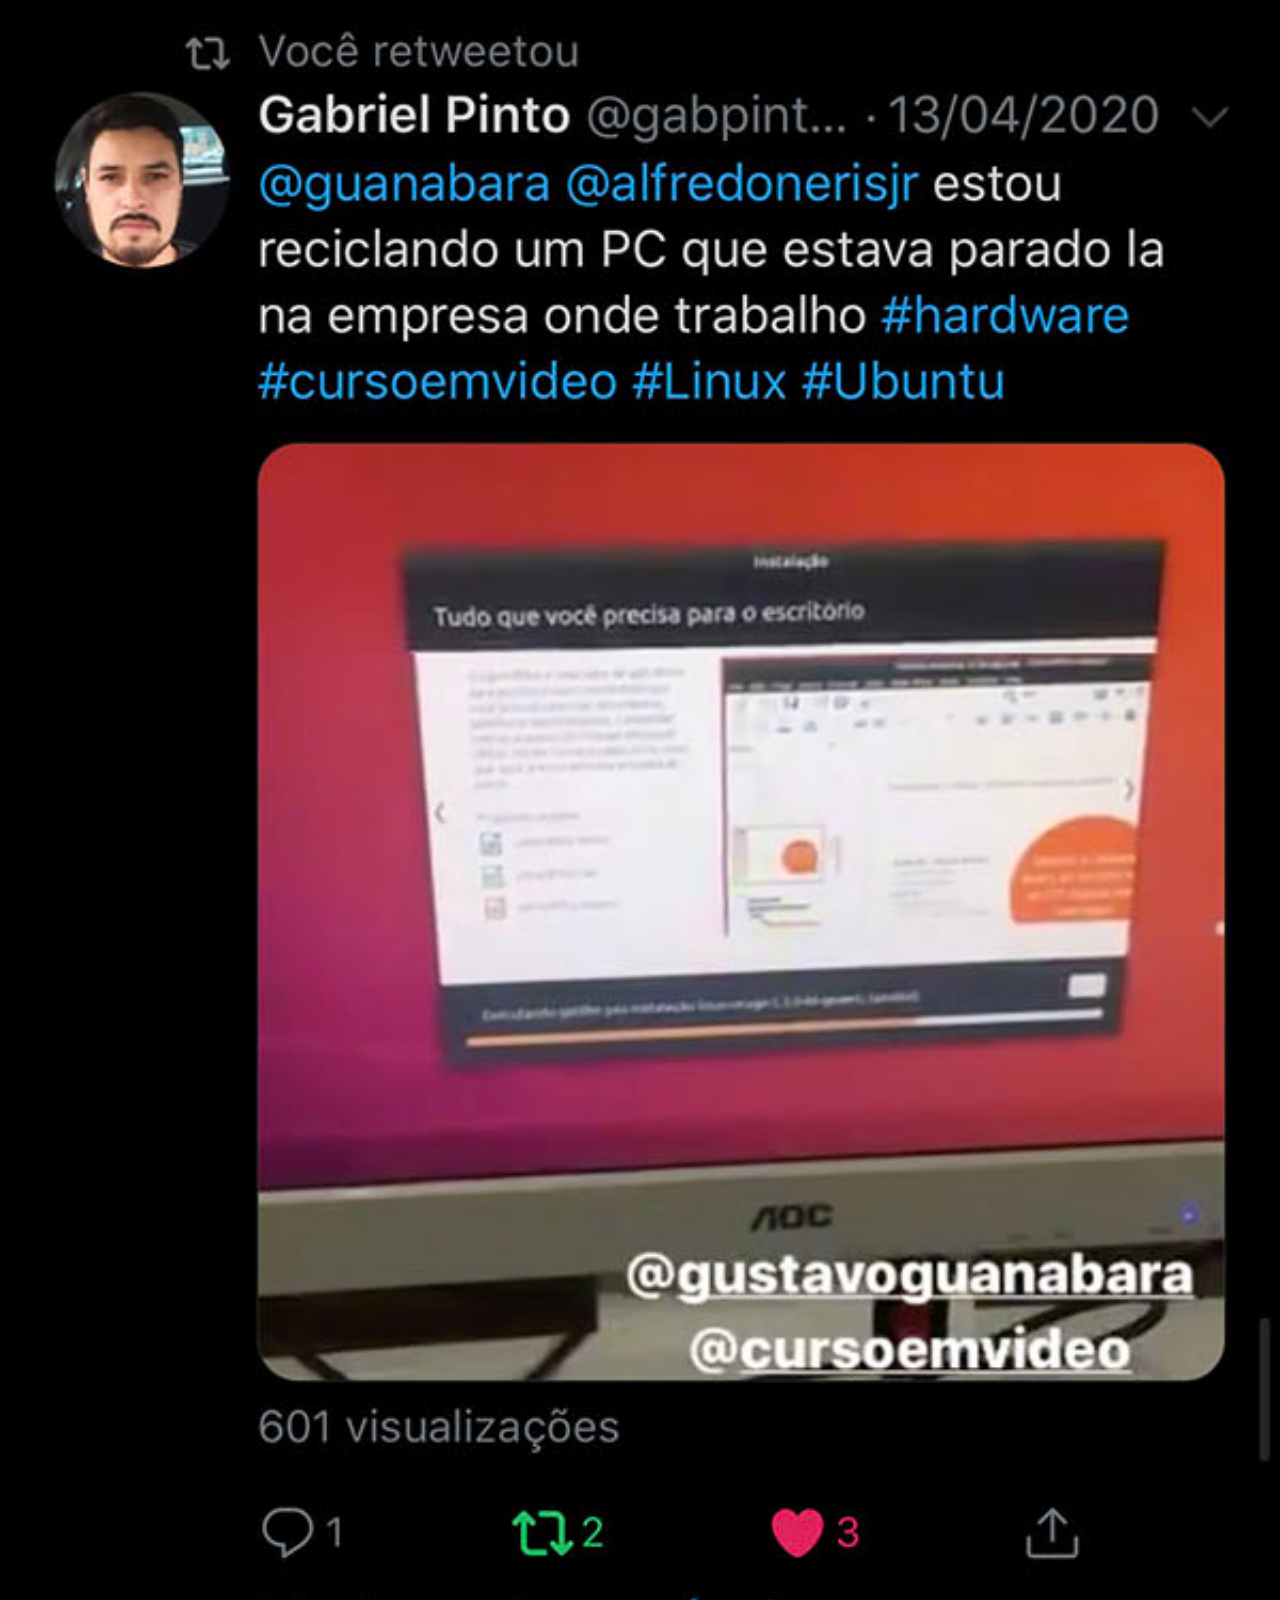
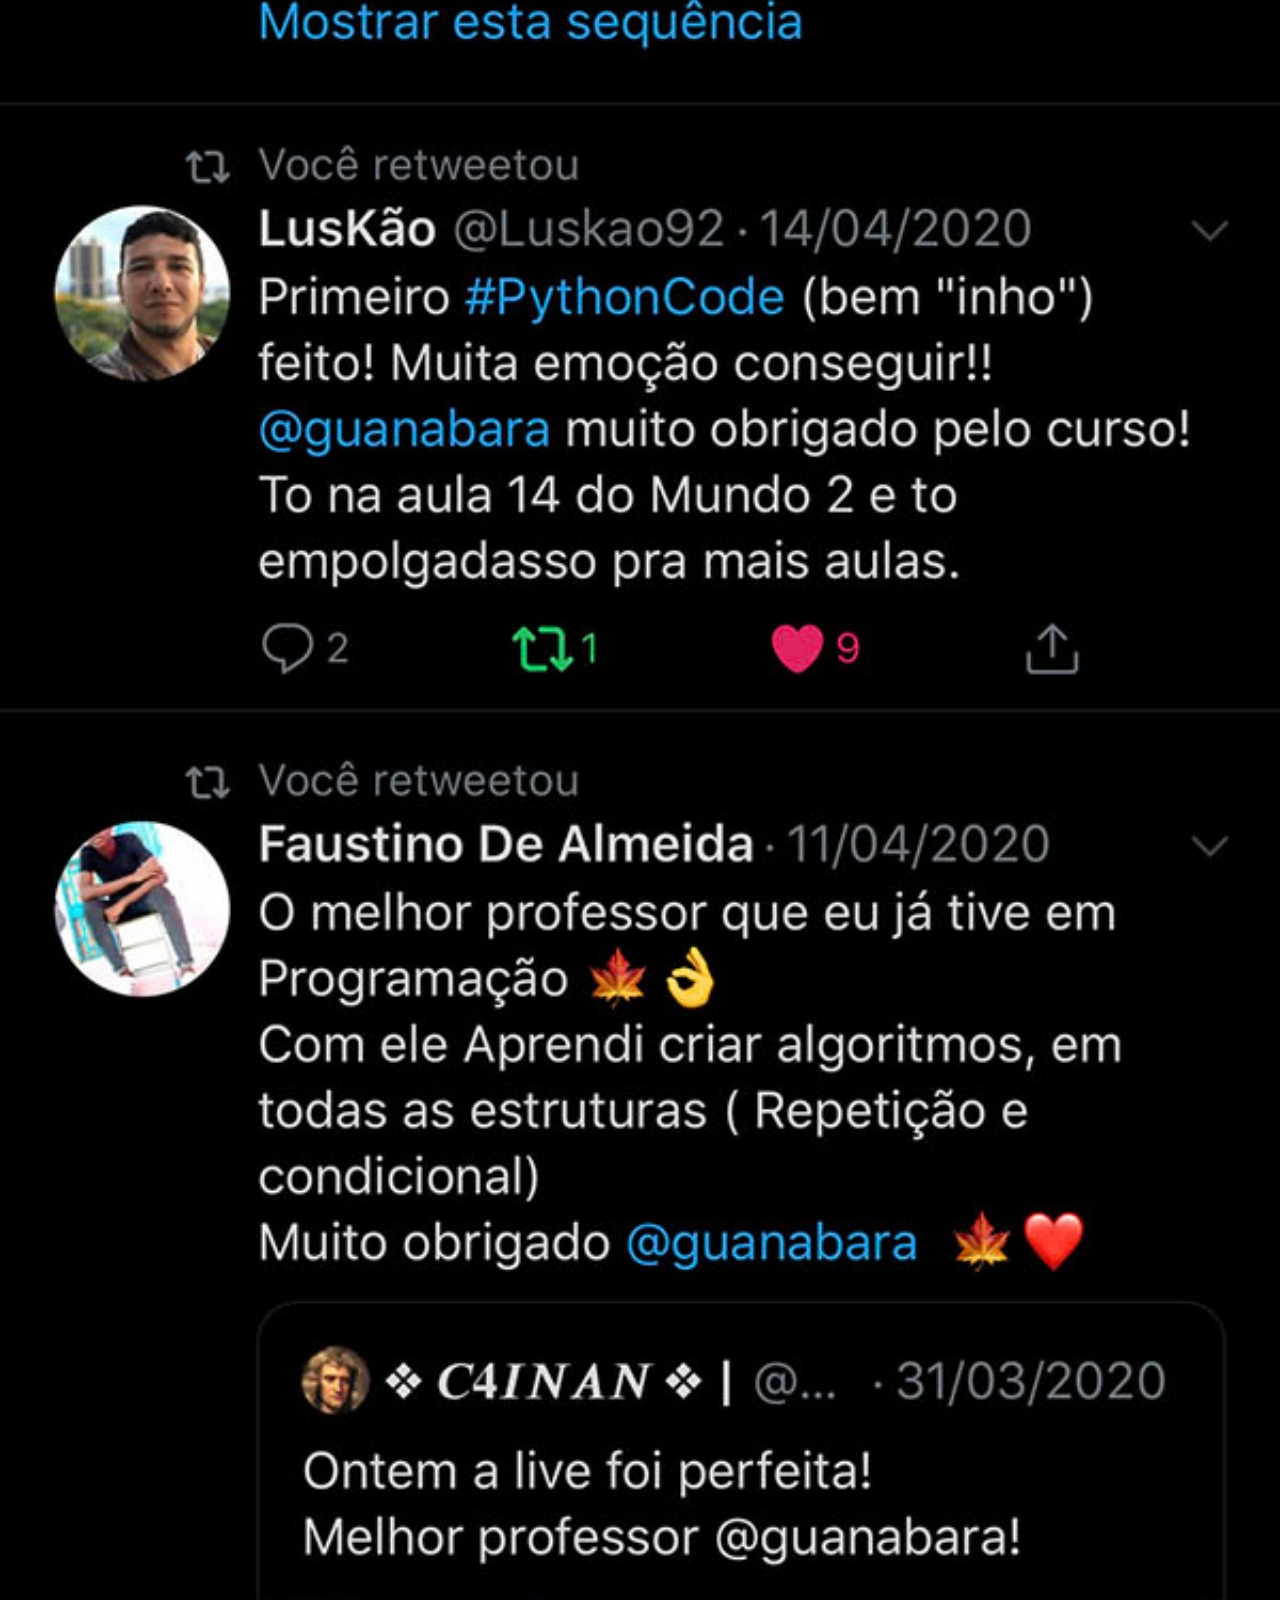
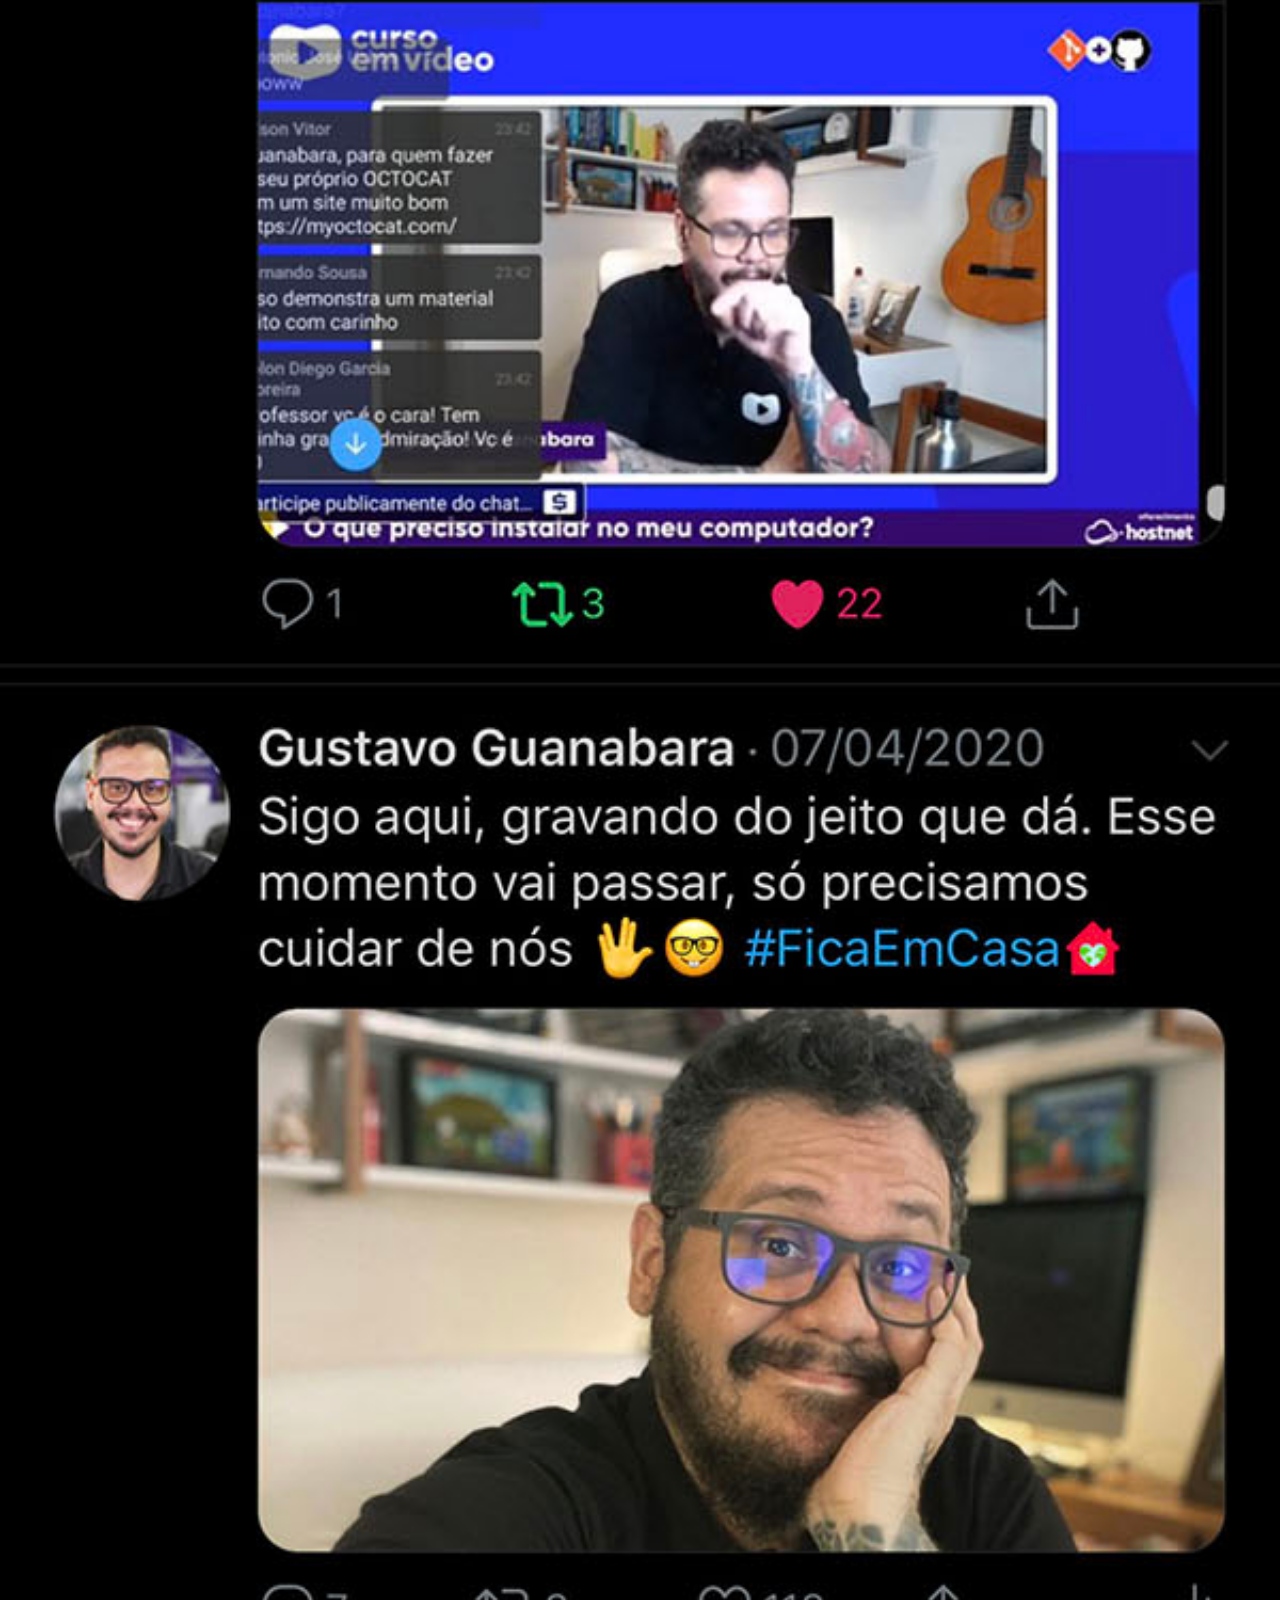
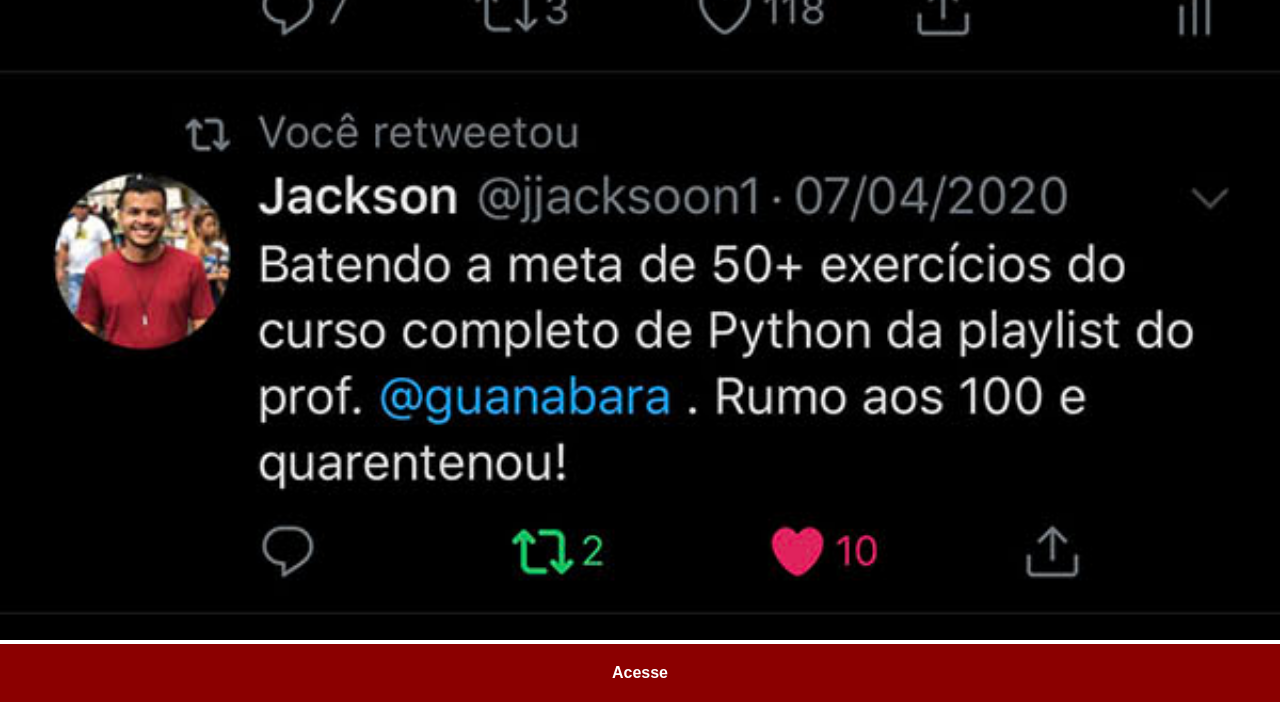
<file: twitter.html>
<!DOCTYPE html>
<html lang="pt-br">
<head>
    <meta charset="UTF-8">
    <meta name="viewport" content="width=device-width, initial-scale=1.0">
    <title>Twtter</title>
    <link rel="stylesheet" href="estilos/social.css">
</head>
<body>
    <img src="imagens/tela-twitter.jpg" alt="Twitter">
    <a href="https://x.com/" target="_blank">Acesse</a>
</body>
</html>
</file>
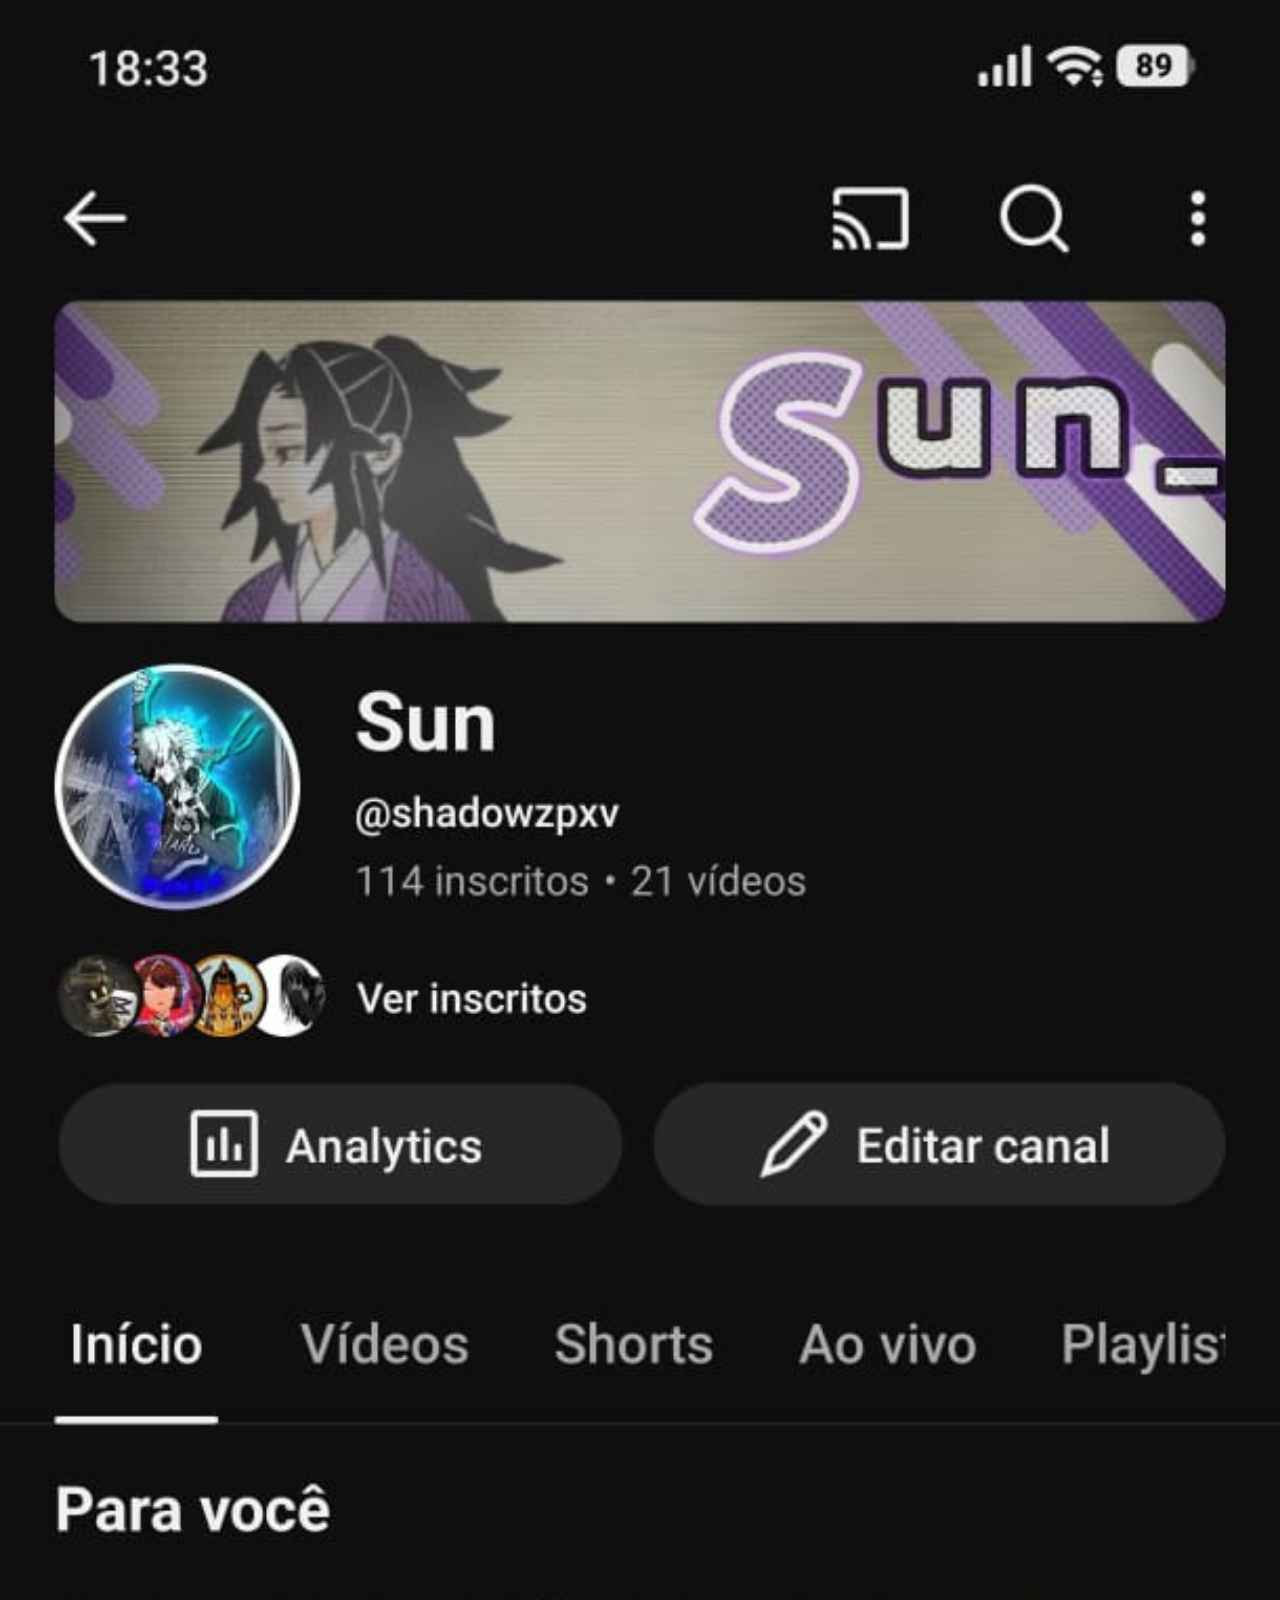
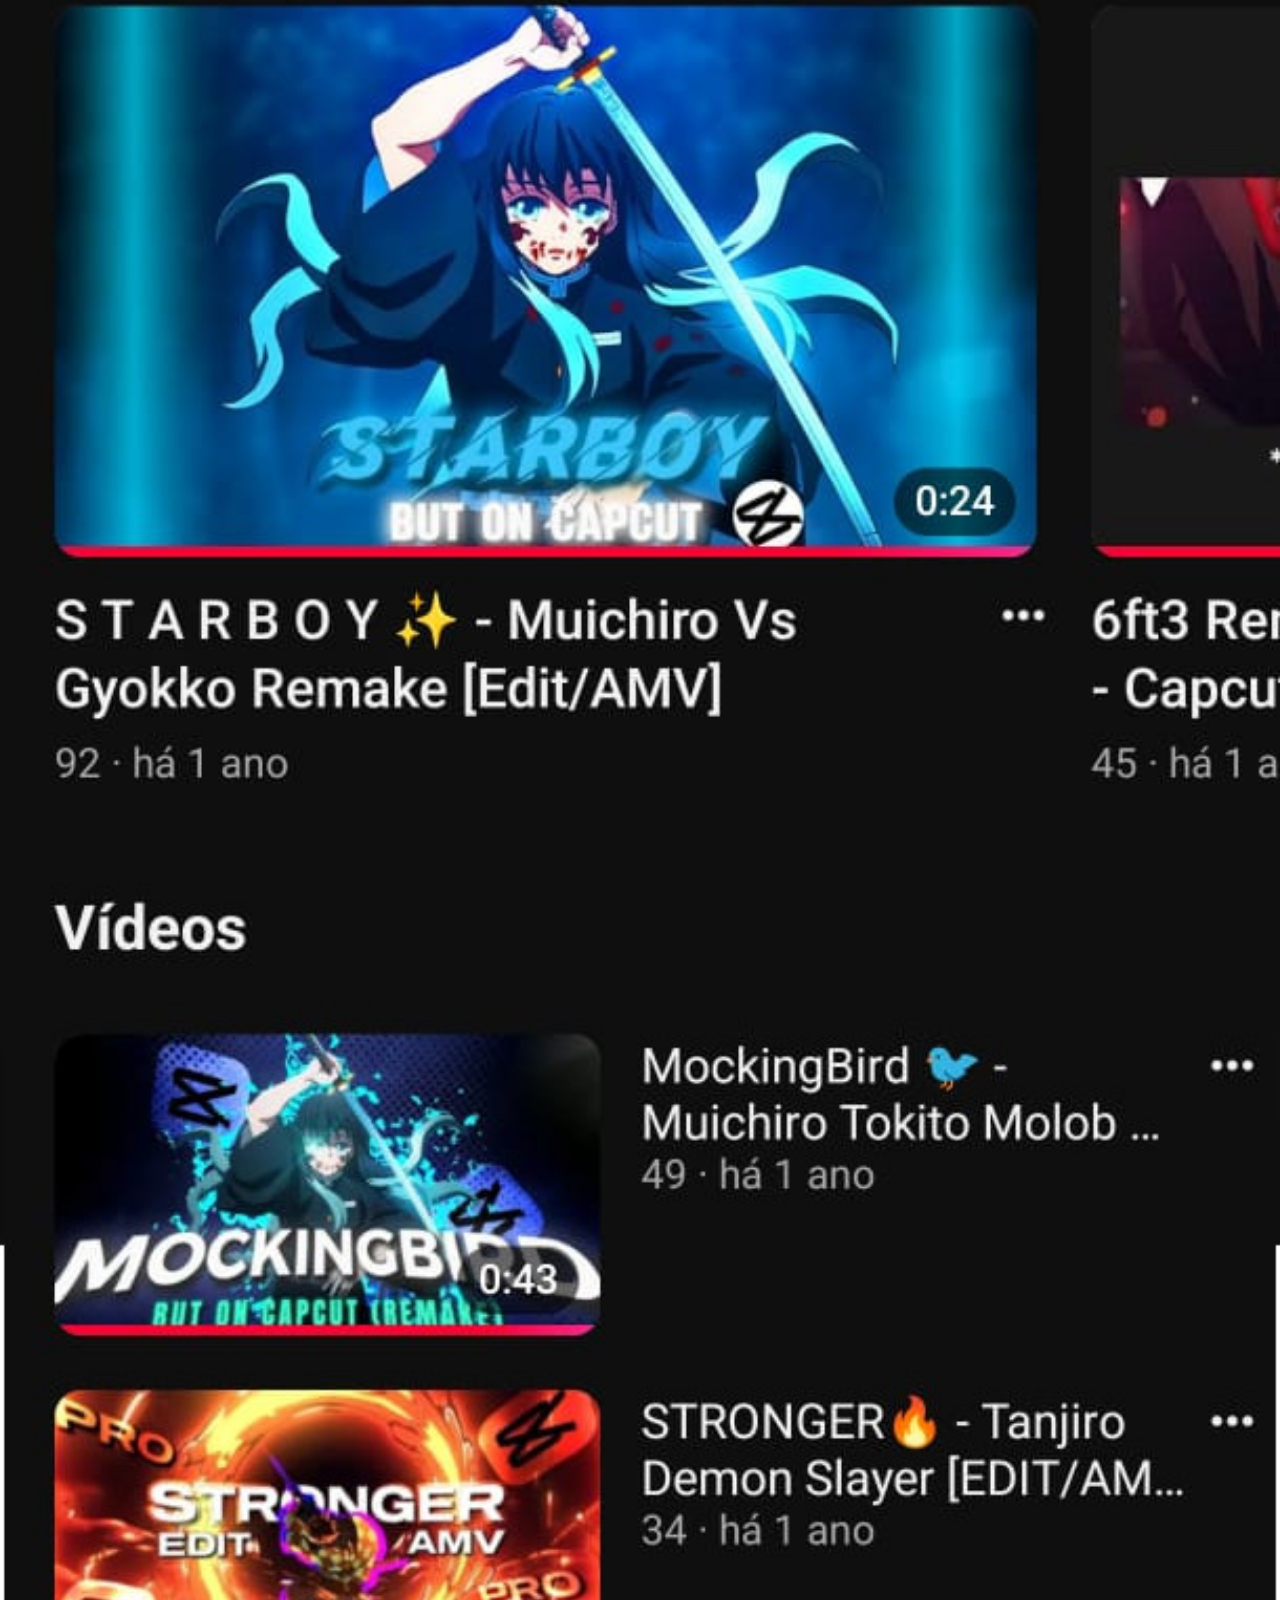
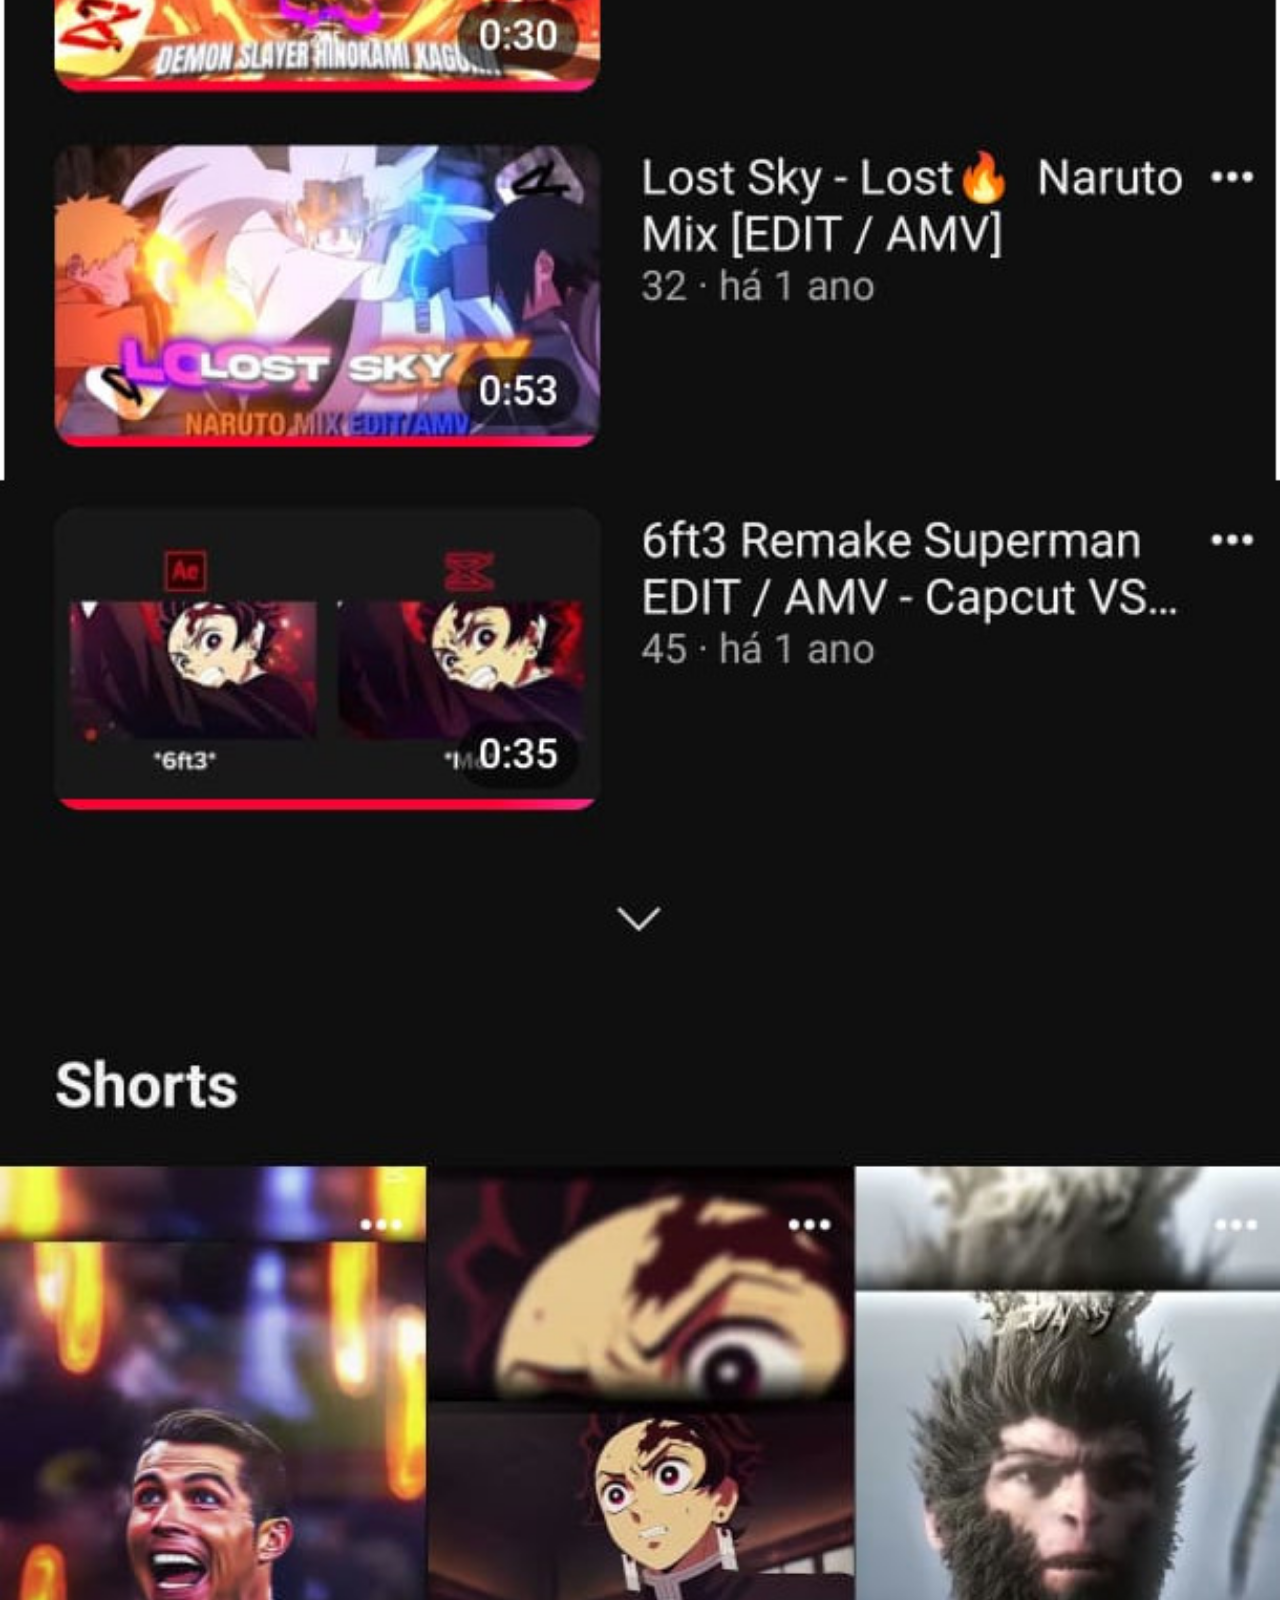
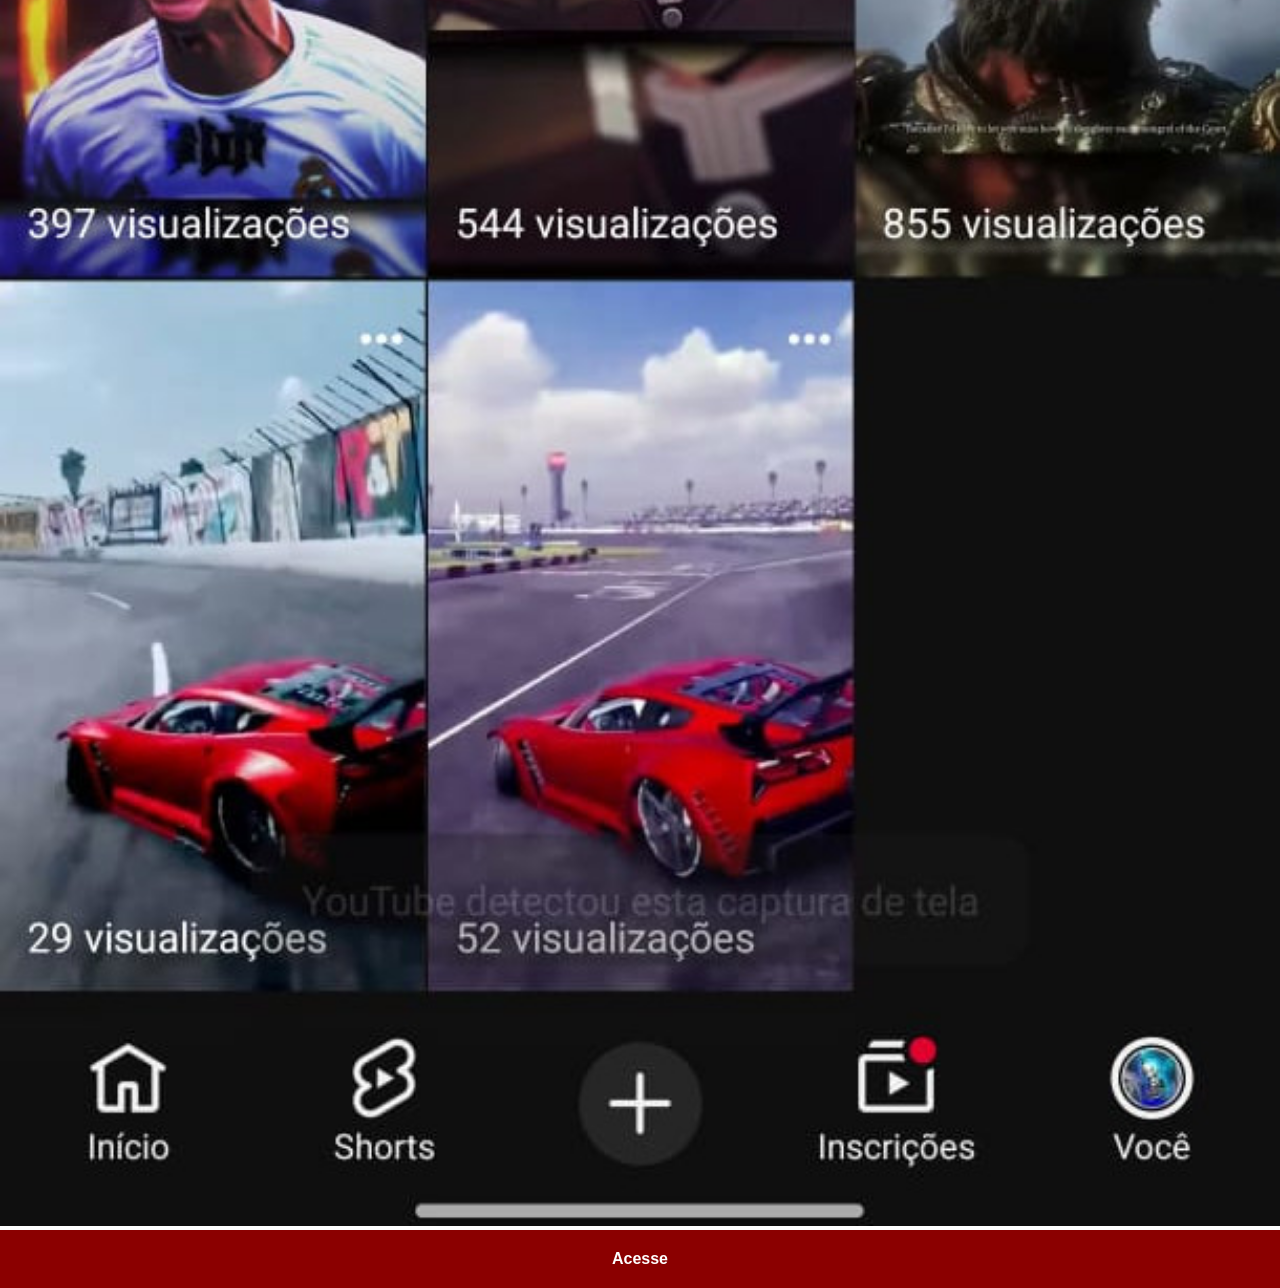
<file: youtube.html>
<!DOCTYPE html>
<html lang="pt-br">
<head>
    <meta charset="UTF-8">
    <meta name="viewport" content="width=device-width, initial-scale=1.0">
    <title>Youtube</title>
    <link rel="stylesheet" href="estilos/social.css">
</head>
<body>
    <img src="imagens/tela2-youtube.jpg" alt="Youtube">
    <a href="https://www.youtube.com/@cursoemvideo" target="_blank">Acesse</a>
</body>
</html>
</file>
<file: estilos/style.css>
@charset "UTF-8";

* {
    margin: 0;
    padding: 0;
    font-family: Arial, Helvetica, sans-serif;
}

html, body {
    height: 100vh;
    width: 100vw;
    background-color: black;
}

body {
    background: url('../imagens/fundo-madeira.jpg') no-repeat top center;
    background-size: cover;
    background-attachment: fixed;
}

main {
    height: 100vh;
    position: relative;
}

section#telefone {
    height: 627px;
    width: 311px;

    position: absolute;
    top: 50%;
    left: 50%;
    transform: translate(-50%, -50%);

    background: url('../imagens/frame-iphone.png') no-repeat;
}

iframe#tela {
    position: relative;
    top: 80px;
    left: 22px;
    width: 267px;
    height: 471px;
}

section#redes-sociais  img:hover {
    border: 2px solid rgba(255, 255, 255, 0.575);
    transform: translate(-3px, -3px);
    box-shadow: 5px 5px 10px rgba(0, 0, 0, 0.521);
    transition: transform 0.3s, border 1s;
}

section#redes-sociais {
    text-align: right;
}

section#redes-sociais img {
    width: 50px;
    margin: 10px;
    border-radius: 50%;
    box-shadow: 2px 2px 2px rgba(0, 0, 0, 0.356);
    box-sizing: border-box;
}
</file>
<file: estilos/social.css>
@charset "UTF-8";

        ::-webkit-scrollbar {
            width: 0px;
            height: 0px;
        }

        * {
            margin: 0px;
            padding: 0px;
            font-family: Arial, Helvetica, sans-serif;
        }

        img {
            width: 100vw;
        }

        a {
            display: block;
            background-color: darkred;
            padding: 20px;
            text-align: center;
            font-weight: bolder;
            text-decoration: none;
            color: white;
        }

        a:hover {
            background-color: red;
        }
</file>
